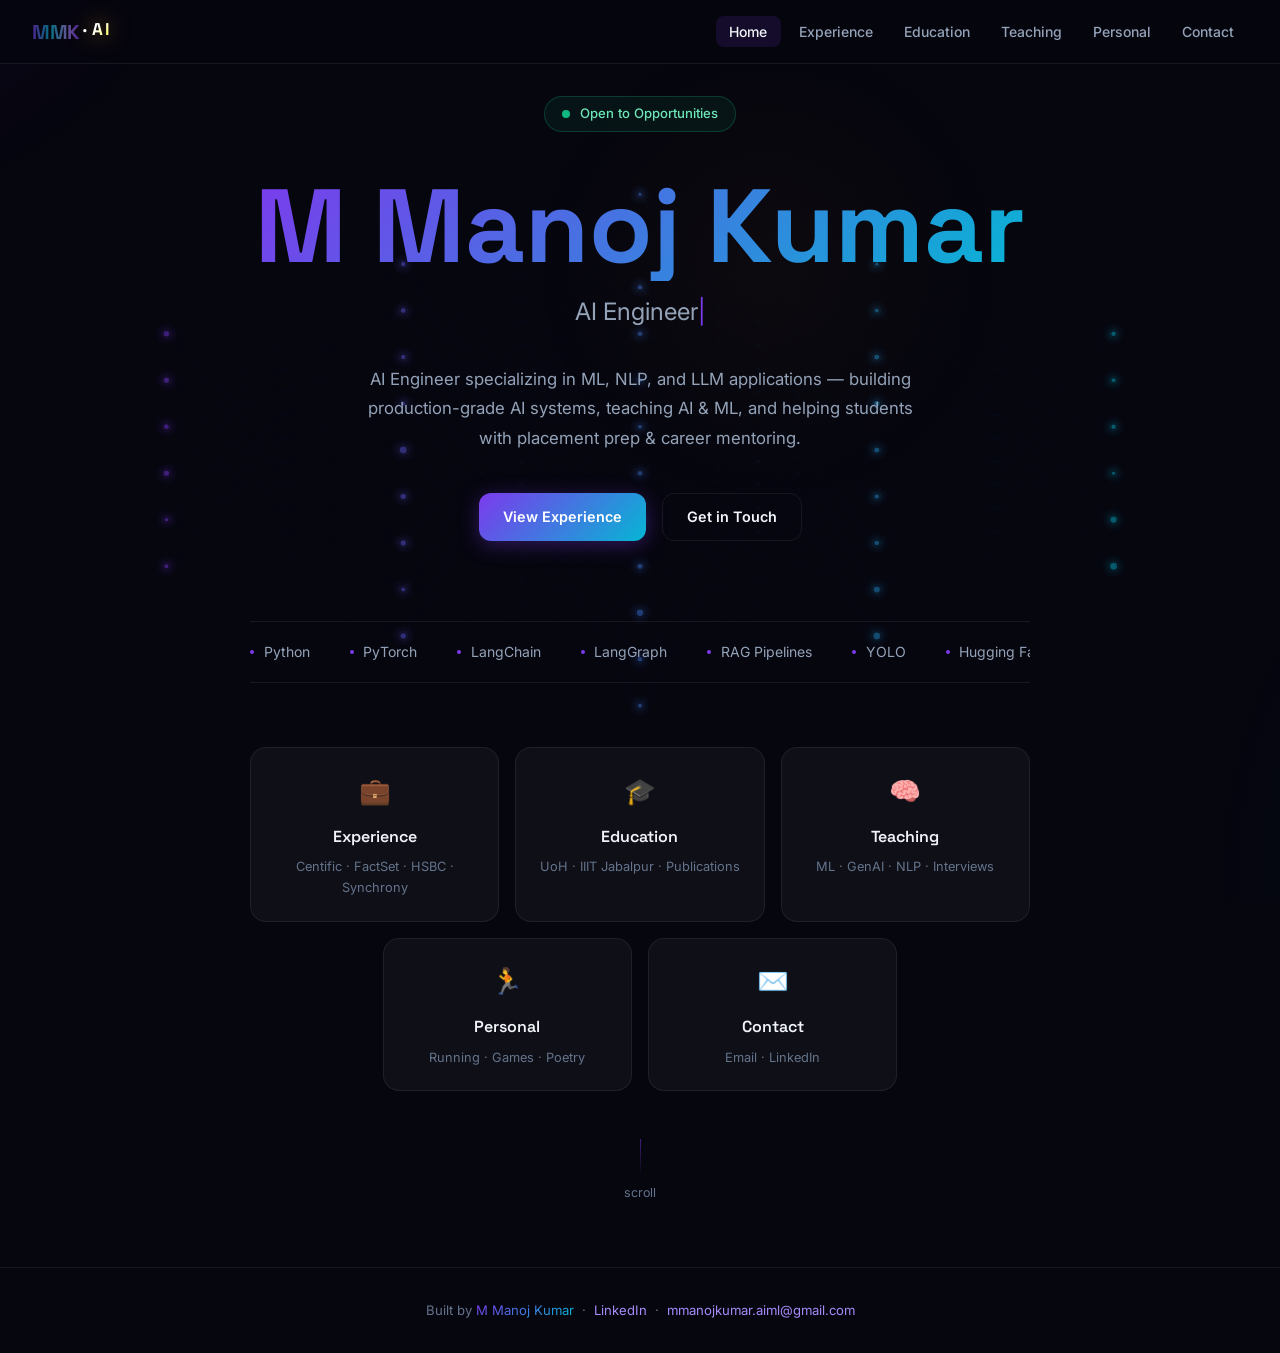
<file: index.html>
<!DOCTYPE html>
<html lang="en">
<head>
  <meta charset="UTF-8" />
  <meta name="viewport" content="width=device-width, initial-scale=1.0" />
  <title>M Manoj Kumar — AI Engineer</title>
  <meta name="description" content="AI Engineer specializing in ML, NLP, LLMs, RAG pipelines, and Agentic AI systems." />
  <meta property="og:title" content="M Manoj Kumar — AI Engineer" />
  <meta property="og:description" content="AI Engineer specializing in ML, NLP, LLMs, RAG pipelines, and Agentic AI systems." />
  <meta property="og:url" content="https://mmanojkumaraiml.github.io" />
  <link rel="preconnect" href="https://fonts.googleapis.com" />
  <link href="https://fonts.googleapis.com/css2?family=Space+Grotesk:wght@300;400;500;600;700&family=Inter:wght@300;400;500;600&display=swap" rel="stylesheet" />
  <link rel="stylesheet" href="style.css" />
</head>
<body>
  <canvas id="hero-canvas"></canvas>
  <div class="bg-mesh"></div>
  <nav id="main-nav"></nav>

  <div class="content-wrapper">
    <!-- HERO -->
    <section class="hero">
      <div class="hero-inner">

        <div class="hero-badge">
          <span class="status-dot"></span>
          Open to Opportunities
        </div>

        <h1 class="hero-name gradient-text">M Manoj Kumar</h1>

        <p class="hero-title">
          <span id="typed-text"></span><span class="typed-cursor">|</span>
        </p>

        <p class="hero-summary">
          AI Engineer specializing in ML, NLP, and LLM applications — building production-grade AI systems,
          teaching AI &amp; ML, and helping students with placement prep &amp; career mentoring.
        </p>

        <div class="hero-actions">
          <a href="experience.html" class="btn btn-primary">View Experience</a>
          <a href="contact.html"    class="btn btn-outline">Get in Touch</a>
        </div>

        <!-- Skills ticker -->
        <div class="ticker-wrap">
          <div class="ticker-track">
            <!-- First copy -->
            <span class="ticker-item"><span class="ticker-dot"></span>Python</span>
            <span class="ticker-item"><span class="ticker-dot"></span>PyTorch</span>
            <span class="ticker-item"><span class="ticker-dot"></span>LangChain</span>
            <span class="ticker-item"><span class="ticker-dot"></span>LangGraph</span>
            <span class="ticker-item"><span class="ticker-dot"></span>RAG Pipelines</span>
            <span class="ticker-item"><span class="ticker-dot"></span>YOLO</span>
            <span class="ticker-item"><span class="ticker-dot"></span>Hugging Face</span>
            <span class="ticker-item"><span class="ticker-dot"></span>LoRA / PEFT</span>
            <span class="ticker-item"><span class="ticker-dot"></span>FAISS / Pinecone</span>
            <span class="ticker-item"><span class="ticker-dot"></span>FastAPI</span>
            <span class="ticker-item"><span class="ticker-dot"></span>Docker</span>
            <span class="ticker-item"><span class="ticker-dot"></span>Azure</span>
            <span class="ticker-item"><span class="ticker-dot"></span>MLflow</span>
            <span class="ticker-item"><span class="ticker-dot"></span>NER</span>
            <span class="ticker-item"><span class="ticker-dot"></span>VLMs</span>
            <span class="ticker-item"><span class="ticker-dot"></span>Agentic AI</span>
            <!-- Duplicate for seamless loop -->
            <span class="ticker-item"><span class="ticker-dot"></span>Python</span>
            <span class="ticker-item"><span class="ticker-dot"></span>PyTorch</span>
            <span class="ticker-item"><span class="ticker-dot"></span>LangChain</span>
            <span class="ticker-item"><span class="ticker-dot"></span>LangGraph</span>
            <span class="ticker-item"><span class="ticker-dot"></span>RAG Pipelines</span>
            <span class="ticker-item"><span class="ticker-dot"></span>YOLO</span>
            <span class="ticker-item"><span class="ticker-dot"></span>Hugging Face</span>
            <span class="ticker-item"><span class="ticker-dot"></span>LoRA / PEFT</span>
            <span class="ticker-item"><span class="ticker-dot"></span>FAISS / Pinecone</span>
            <span class="ticker-item"><span class="ticker-dot"></span>FastAPI</span>
            <span class="ticker-item"><span class="ticker-dot"></span>Docker</span>
            <span class="ticker-item"><span class="ticker-dot"></span>Azure</span>
            <span class="ticker-item"><span class="ticker-dot"></span>MLflow</span>
            <span class="ticker-item"><span class="ticker-dot"></span>NER</span>
            <span class="ticker-item"><span class="ticker-dot"></span>VLMs</span>
            <span class="ticker-item"><span class="ticker-dot"></span>Agentic AI</span>
          </div>
        </div>

        <!-- Page navigation cards -->
        <div class="page-cards">
          <a href="experience.html" class="page-card">
            <div class="pc-icon">💼</div>
            <div class="pc-title">Experience</div>
            <div class="pc-desc">Centific · FactSet · HSBC · Synchrony</div>
          </a>
          <a href="education.html" class="page-card">
            <div class="pc-icon">🎓</div>
            <div class="pc-title">Education</div>
            <div class="pc-desc">UoH · IIIT Jabalpur · Publications</div>
          </a>
          <a href="teaching.html" class="page-card">
            <div class="pc-icon">🧠</div>
            <div class="pc-title">Teaching</div>
            <div class="pc-desc">ML · GenAI · NLP · Interviews</div>
          </a>
          <a href="personal.html" class="page-card">
            <div class="pc-icon">🏃</div>
            <div class="pc-title">Personal</div>
            <div class="pc-desc">Running · Games · Poetry</div>
          </a>
          <a href="contact.html" class="page-card">
            <div class="pc-icon">✉️</div>
            <div class="pc-title">Contact</div>
            <div class="pc-desc">Email · LinkedIn</div>
          </a>
        </div>

        <div class="scroll-hint">
          <div class="scroll-line"></div>
          scroll
        </div>

      </div>
    </section>
  </div>

  <footer>
    <p>
      Built by <span class="gradient-text">M Manoj Kumar</span> &nbsp;·&nbsp;
      <a href="https://linkedin.com/in/mmanojkumar-aiml" target="_blank" rel="noopener">LinkedIn</a>
      &nbsp;·&nbsp;
      <a href="mailto:mmanojkumar.aiml@gmail.com">mmanojkumar.aiml@gmail.com</a>
    </p>
  </footer>

  <script src="main.js"></script>
</body>
</html>
</file>
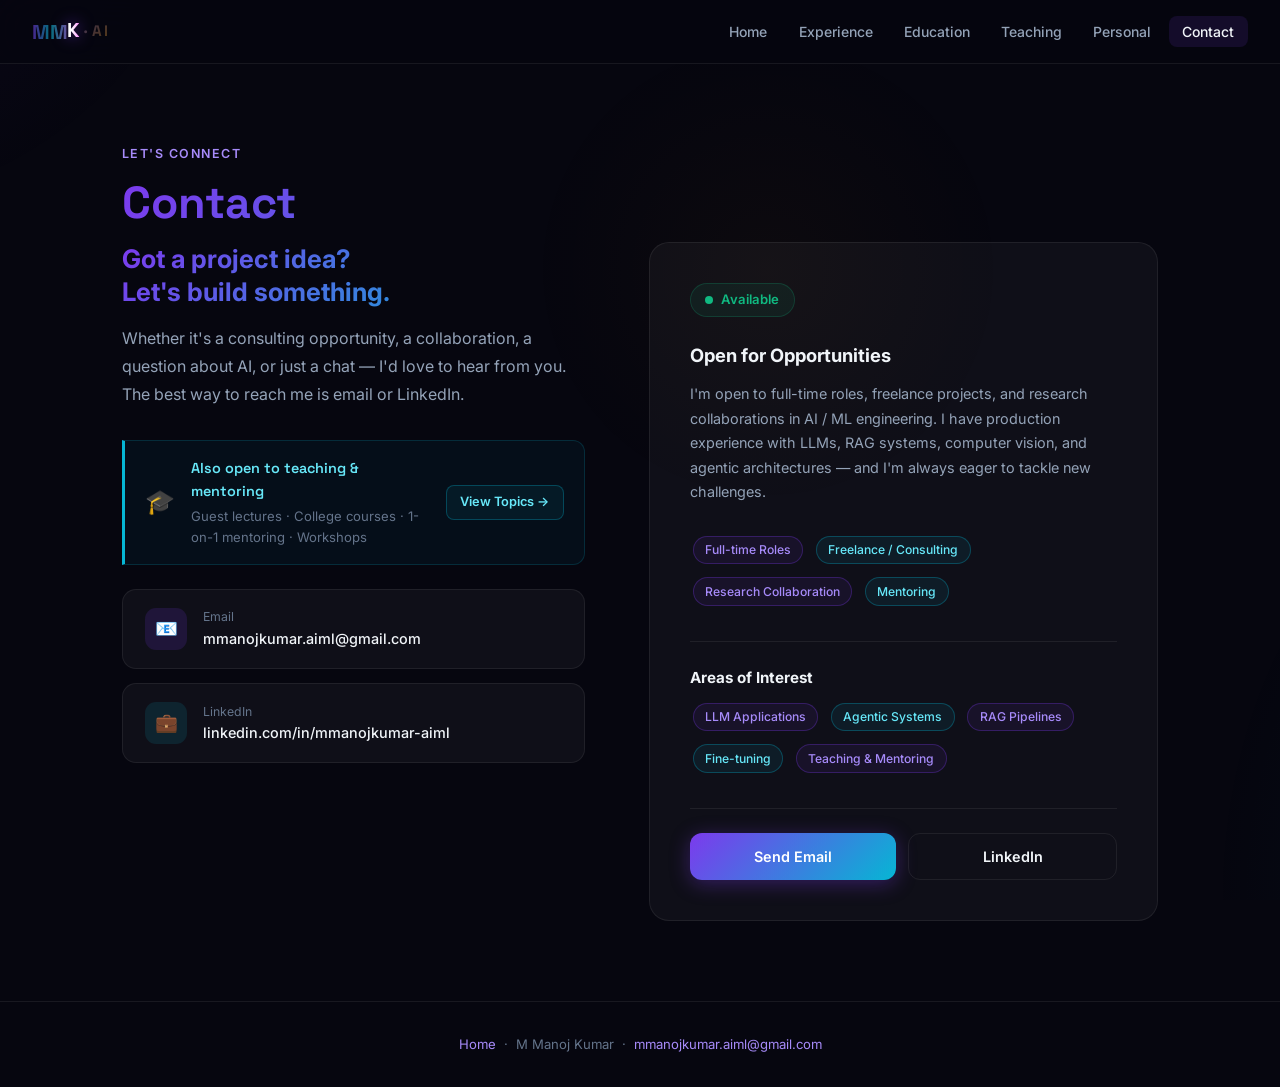
<file: contact.html>
<!DOCTYPE html>
<html lang="en">
<head>
  <meta charset="UTF-8" />
  <meta name="viewport" content="width=device-width, initial-scale=1.0" />
  <title>Contact — M Manoj Kumar</title>
  <link rel="preconnect" href="https://fonts.googleapis.com" />
  <link href="https://fonts.googleapis.com/css2?family=Space+Grotesk:wght@300;400;500;600;700&family=Inter:wght@300;400;500;600&display=swap" rel="stylesheet" />
  <link rel="stylesheet" href="style.css" />
</head>
<body>
  <div class="bg-mesh"></div>
  <nav id="main-nav"></nav>

  <div class="content-wrapper page">
    <div class="section">

      <span class="section-label reveal">Let's Connect</span>
      <h1 class="section-title reveal">Contact</h1>

      <div class="contact-layout">

        <!-- Left: intro + direct links -->
        <div>
          <p class="contact-tagline reveal gradient-text">Got a project idea?<br>Let's build something.</p>
          <p class="contact-intro reveal">
            Whether it's a consulting opportunity, a collaboration, a question about AI,
            or just a chat — I'd love to hear from you.
            The best way to reach me is email or LinkedIn.
          </p>

          <!-- Teaching CTA strip -->
          <div class="reveal" style="
            display:flex; align-items:center; gap:1rem;
            padding:1rem 1.25rem; margin-bottom:1.5rem;
            background:rgba(6,182,212,0.05);
            border:1px solid rgba(6,182,212,0.18);
            border-left:3px solid var(--cyan);
            border-radius:0 12px 12px 0;
          ">
            <span style="font-size:1.5rem;flex-shrink:0;">🎓</span>
            <div style="flex:1;">
              <div style="font-family:'Space Grotesk',sans-serif;font-weight:600;font-size:0.9rem;color:var(--cyan-light);">
                Also open to teaching &amp; mentoring
              </div>
              <div style="font-size:0.82rem;color:var(--text-muted);margin-top:0.15rem;">
                Guest lectures · College courses · 1-on-1 mentoring · Workshops
              </div>
            </div>
            <a href="teaching.html" style="
              font-size:0.8rem;font-weight:600;color:var(--cyan-light);
              text-decoration:none;white-space:nowrap;
              padding:0.4rem 0.85rem;border-radius:8px;
              border:1px solid rgba(6,182,212,0.3);
              background:rgba(6,182,212,0.07);
              transition:all 0.2s;
            ">View Topics →</a>
          </div>

          <div class="contact-methods">

            <a href="mailto:mmanojkumar.aiml@gmail.com" class="contact-link reveal">
              <div class="contact-link-icon purple">📧</div>
              <div>
                <div class="contact-link-label">Email</div>
                <div class="contact-link-value">mmanojkumar.aiml@gmail.com</div>
              </div>
            </a>

            <a href="https://linkedin.com/in/mmanojkumar-aiml" target="_blank" rel="noopener" class="contact-link reveal">
              <div class="contact-link-icon blue">💼</div>
              <div>
                <div class="contact-link-label">LinkedIn</div>
                <div class="contact-link-value">linkedin.com/in/mmanojkumar-aiml</div>
              </div>
            </a>

          </div>
        </div>

        <!-- Right: availability card -->
        <div class="availability-card reveal">

          <div class="avail-status">
            <span class="status-dot"></span>
            Available
          </div>

          <div class="avail-title">Open for Opportunities</div>
          <p class="avail-body">
            I'm open to full-time roles, freelance projects, and research collaborations in
            AI / ML engineering. I have production experience with LLMs, RAG systems, computer vision,
            and agentic architectures — and I'm always eager to tackle new challenges.
          </p>

          <div class="avail-tags">
            <span class="tag">Full-time Roles</span>
            <span class="tag cyan">Freelance / Consulting</span>
            <span class="tag">Research Collaboration</span>
            <span class="tag cyan">Mentoring</span>
          </div>

          <div class="avail-divider"></div>

          <div class="avail-title" style="font-size:0.95rem;margin-bottom:0.6rem;">Areas of Interest</div>
          <div class="avail-tags">
            <span class="tag">LLM Applications</span>
            <span class="tag cyan">Agentic Systems</span>
            <span class="tag">RAG Pipelines</span>
            <span class="tag cyan">Fine-tuning</span>
            <span class="tag">Teaching &amp; Mentoring</span>
          </div>

          <div class="avail-divider"></div>

          <div style="display:flex;gap:0.75rem;flex-wrap:wrap;">
            <a href="mailto:mmanojkumar.aiml@gmail.com" class="btn btn-primary" style="flex:1;justify-content:center;">
              Send Email
            </a>
            <a href="https://linkedin.com/in/mmanojkumar-aiml" target="_blank" rel="noopener"
               class="btn btn-outline" style="flex:1;justify-content:center;">
              LinkedIn
            </a>
          </div>

        </div>

      </div><!-- /contact-layout -->

    </div>
  </div>

  <footer>
    <p>
      <a href="index.html">Home</a> &nbsp;·&nbsp;
      M Manoj Kumar &nbsp;·&nbsp;
      <a href="mailto:mmanojkumar.aiml@gmail.com">mmanojkumar.aiml@gmail.com</a>
    </p>
  </footer>

  <script src="main.js"></script>
</body>
</html>
</file>
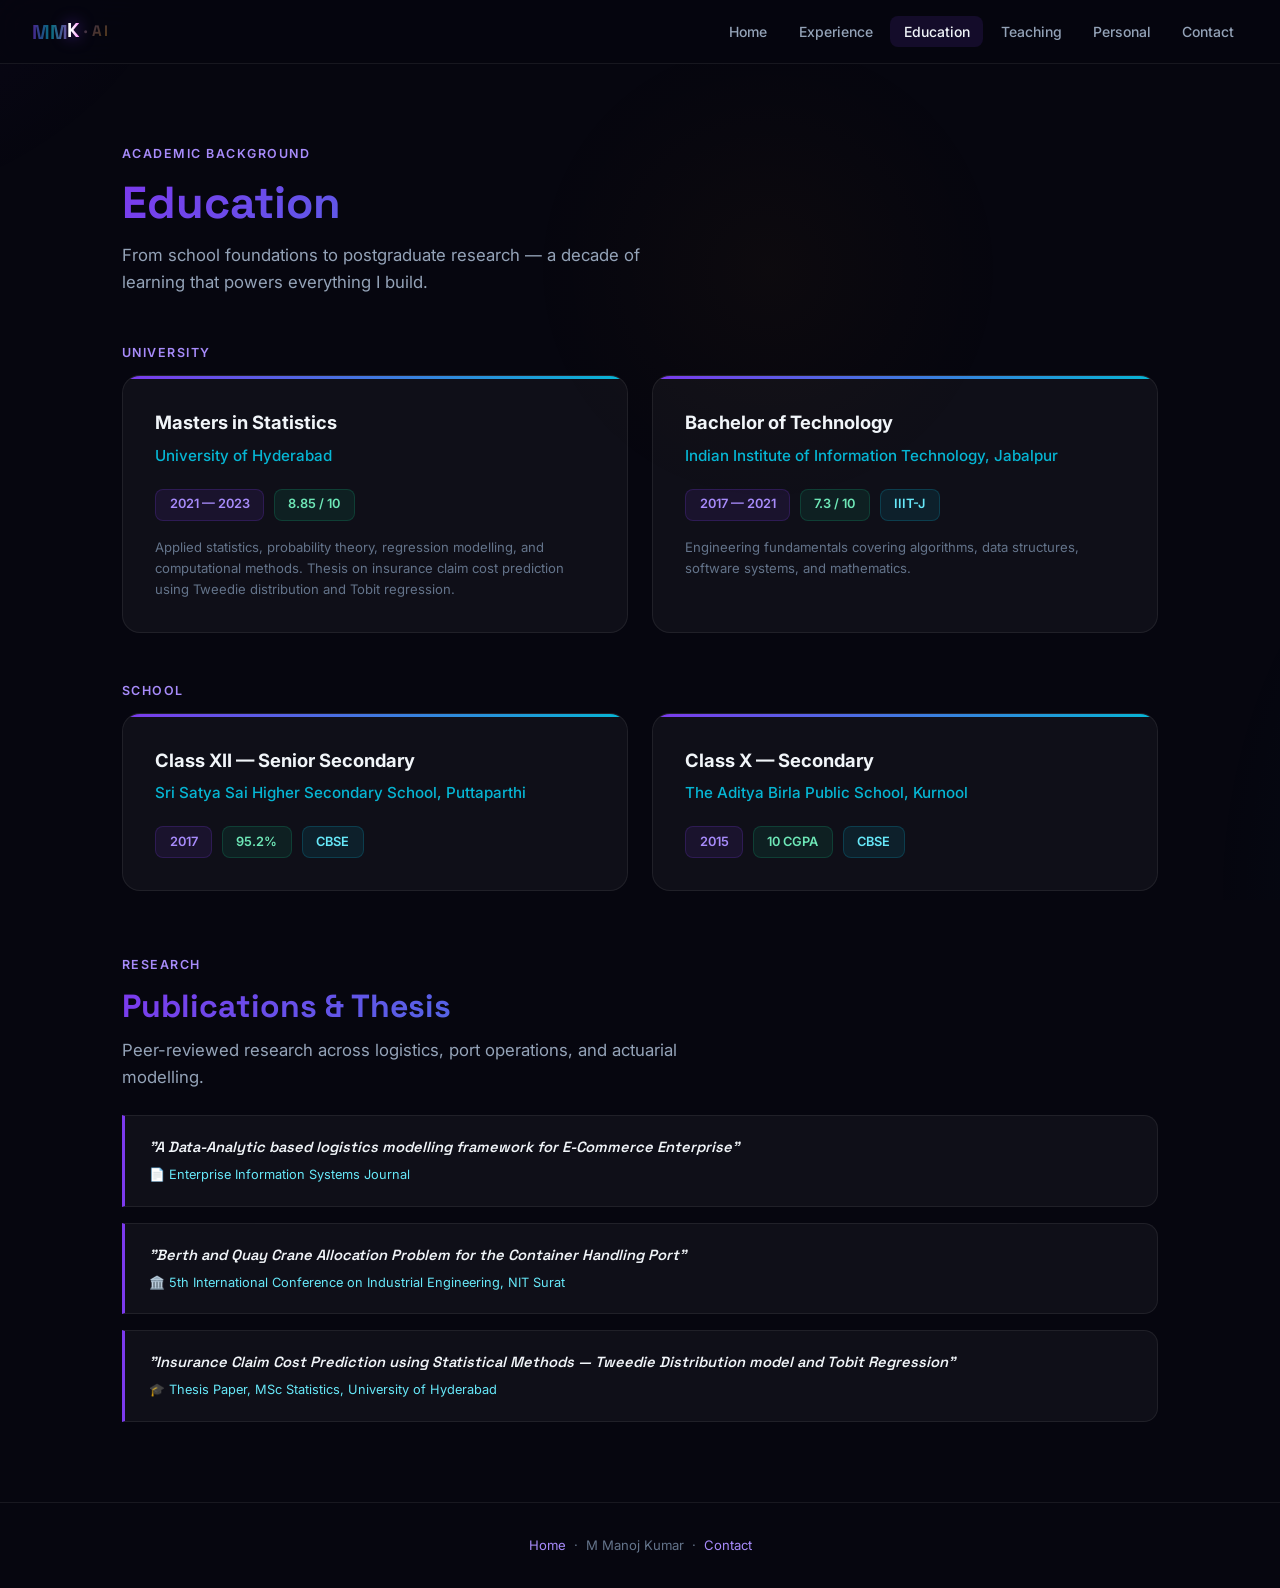
<file: education.html>
<!DOCTYPE html>
<html lang="en">
<head>
  <meta charset="UTF-8" />
  <meta name="viewport" content="width=device-width, initial-scale=1.0" />
  <title>Education — M Manoj Kumar</title>
  <link rel="preconnect" href="https://fonts.googleapis.com" />
  <link href="https://fonts.googleapis.com/css2?family=Space+Grotesk:wght@300;400;500;600;700&family=Inter:wght@300;400;500;600&display=swap" rel="stylesheet" />
  <link rel="stylesheet" href="style.css" />
</head>
<body>
  <div class="bg-mesh"></div>
  <nav id="main-nav"></nav>

  <div class="content-wrapper page">
    <div class="section">

      <span class="section-label reveal">Academic Background</span>
      <h1 class="section-title reveal">Education</h1>
      <p class="section-body reveal">
        From school foundations to postgraduate research — a decade of learning that powers everything I build.
      </p>

      <!-- University -->
      <span class="section-label reveal" style="margin-top:0;">University</span>
      <div class="edu-grid" style="margin-bottom:3rem;">

        <div class="edu-card reveal">
          <div class="edu-degree">Masters in Statistics</div>
          <div class="edu-school">University of Hyderabad</div>
          <div class="edu-badges">
            <span class="edu-badge badge-year">2021 — 2023</span>
            <span class="edu-badge badge-gpa">8.85 / 10</span>
          </div>
          <p style="color:var(--text-muted);font-size:0.82rem;margin-top:1rem;line-height:1.6;">
            Applied statistics, probability theory, regression modelling, and computational methods.
            Thesis on insurance claim cost prediction using Tweedie distribution and Tobit regression.
          </p>
        </div>

        <div class="edu-card reveal">
          <div class="edu-degree">Bachelor of Technology</div>
          <div class="edu-school">Indian Institute of Information Technology, Jabalpur</div>
          <div class="edu-badges">
            <span class="edu-badge badge-year">2017 — 2021</span>
            <span class="edu-badge badge-gpa">7.3 / 10</span>
            <span class="edu-badge badge-board">IIIT-J</span>
          </div>
          <p style="color:var(--text-muted);font-size:0.82rem;margin-top:1rem;line-height:1.6;">
            Engineering fundamentals covering algorithms, data structures, software systems, and mathematics.
          </p>
        </div>

      </div>

      <!-- School -->
      <span class="section-label reveal">School</span>
      <div class="edu-grid" style="margin-bottom:4rem;">

        <div class="edu-card reveal">
          <div class="edu-degree">Class XII — Senior Secondary</div>
          <div class="edu-school">Sri Satya Sai Higher Secondary School, Puttaparthi</div>
          <div class="edu-badges">
            <span class="edu-badge badge-year">2017</span>
            <span class="edu-badge badge-gpa">95.2%</span>
            <span class="edu-badge badge-board">CBSE</span>
          </div>
        </div>

        <div class="edu-card reveal">
          <div class="edu-degree">Class X — Secondary</div>
          <div class="edu-school">The Aditya Birla Public School, Kurnool</div>
          <div class="edu-badges">
            <span class="edu-badge badge-year">2015</span>
            <span class="edu-badge badge-gpa">10 CGPA</span>
            <span class="edu-badge badge-board">CBSE</span>
          </div>
        </div>

      </div>

      <!-- Publications -->
      <span class="section-label reveal">Research</span>
      <h2 class="section-title reveal" style="font-size:2rem;">Publications &amp; Thesis</h2>
      <p class="section-body reveal" style="margin-bottom:1.5rem;">
        Peer-reviewed research across logistics, port operations, and actuarial modelling.
      </p>

      <div class="pub-list" style="margin-bottom:0;">

        <div class="pub-card reveal">
          <div class="pub-title">"A Data-Analytic based logistics modelling framework for E-Commerce Enterprise"</div>
          <div class="pub-venue">📄 Enterprise Information Systems Journal</div>
        </div>

        <div class="pub-card reveal">
          <div class="pub-title">"Berth and Quay Crane Allocation Problem for the Container Handling Port"</div>
          <div class="pub-venue">🏛️ 5th International Conference on Industrial Engineering, NIT Surat</div>
        </div>

        <div class="pub-card reveal">
          <div class="pub-title">"Insurance Claim Cost Prediction using Statistical Methods — Tweedie Distribution model and Tobit Regression"</div>
          <div class="pub-venue">🎓 Thesis Paper, MSc Statistics, University of Hyderabad</div>
        </div>

      </div>

    </div>
  </div>

  <footer>
    <p>
      <a href="index.html">Home</a> &nbsp;·&nbsp;
      M Manoj Kumar &nbsp;·&nbsp;
      <a href="contact.html">Contact</a>
    </p>
  </footer>

  <script src="main.js"></script>
</body>
</html>
</file>
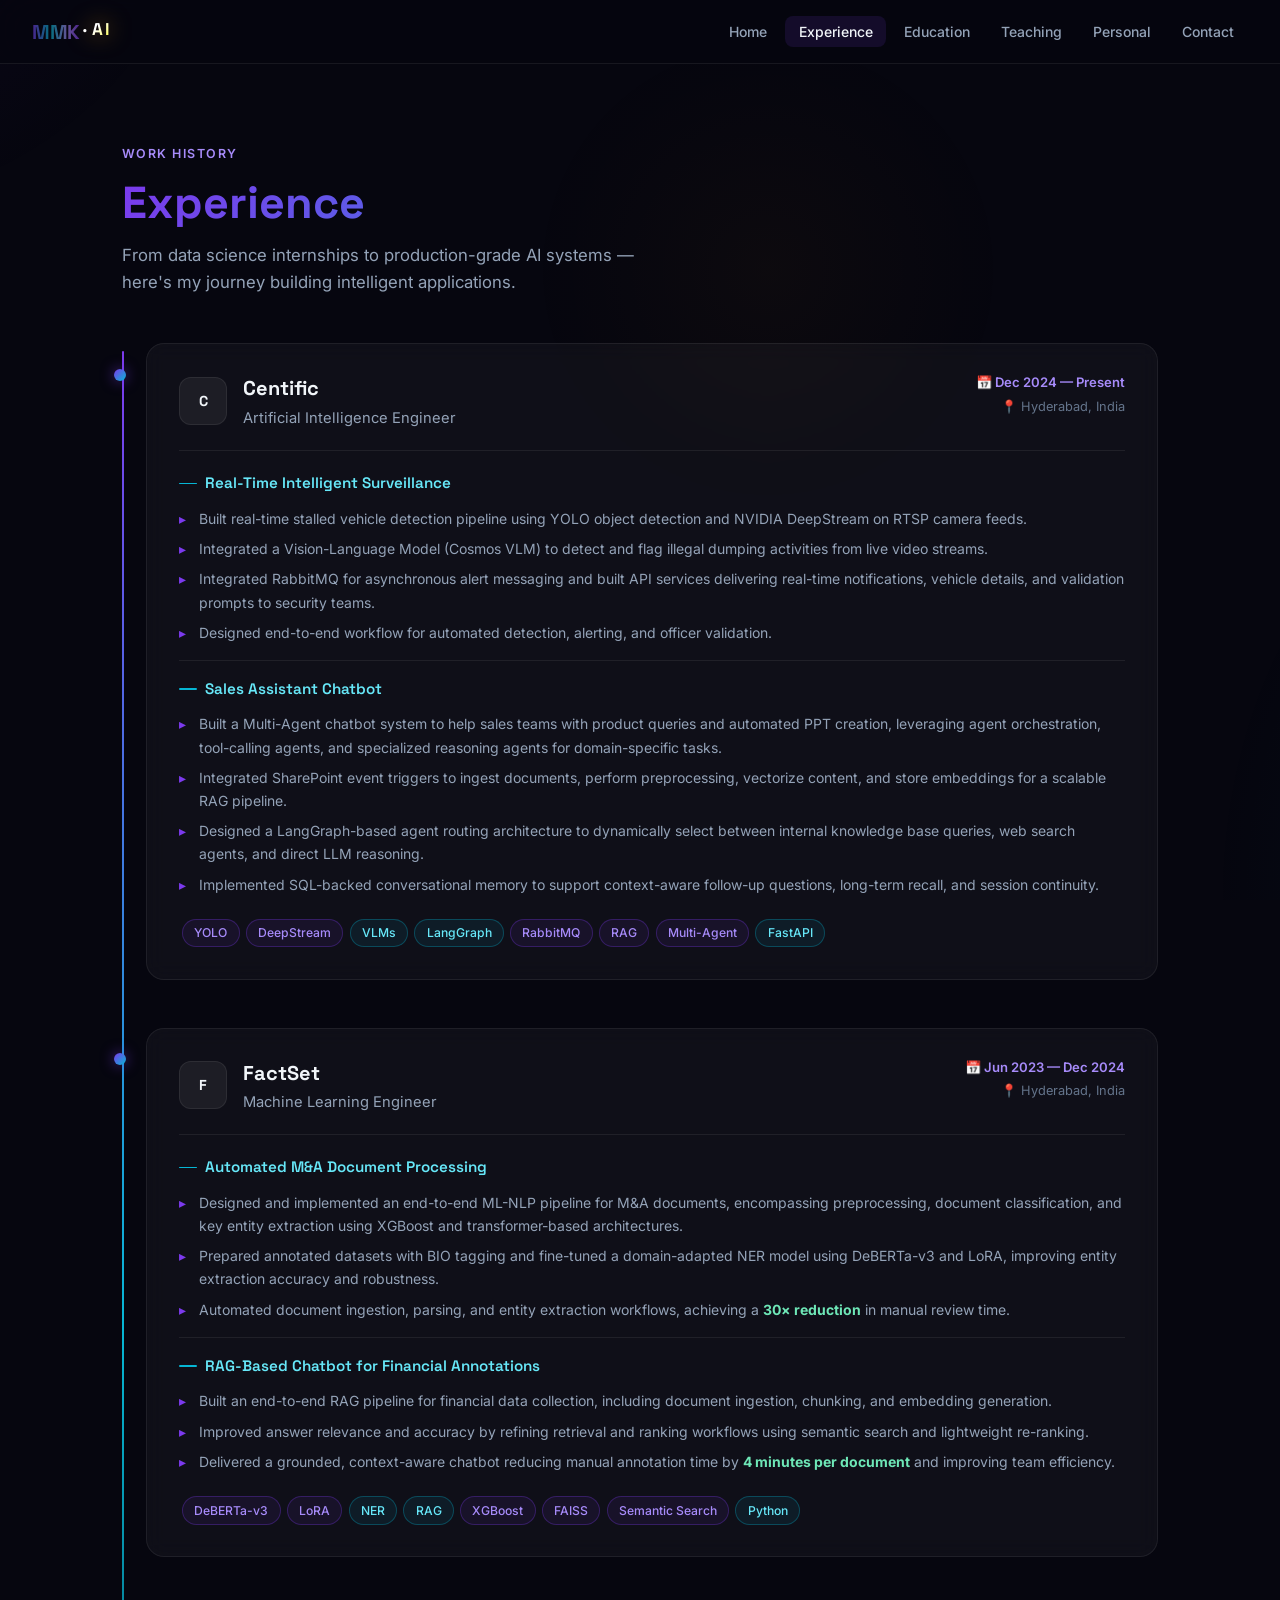
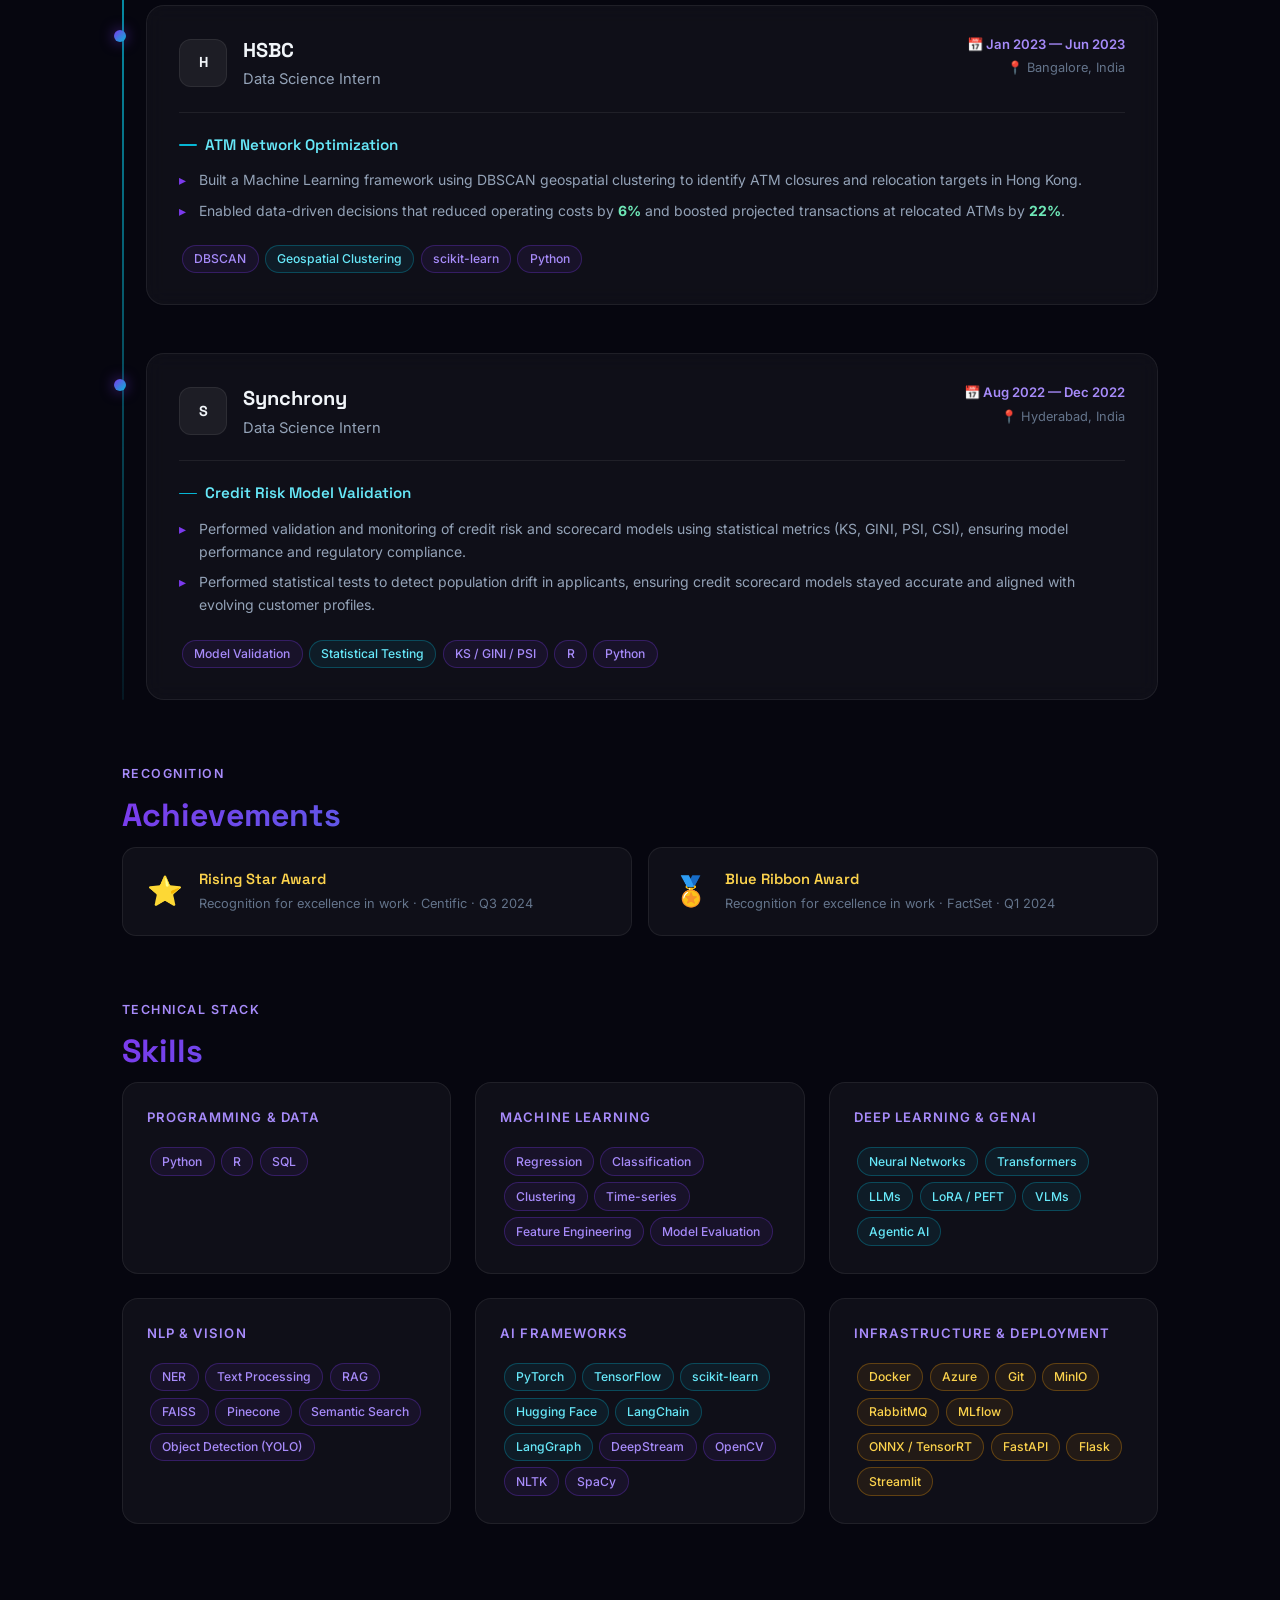
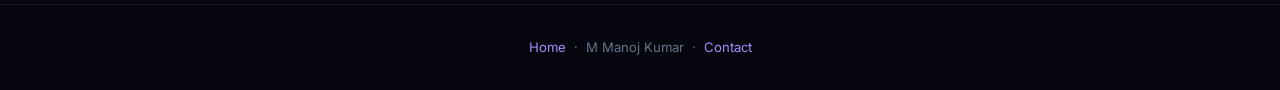
<file: experience.html>
<!DOCTYPE html>
<html lang="en">
<head>
  <meta charset="UTF-8" />
  <meta name="viewport" content="width=device-width, initial-scale=1.0" />
  <title>Experience — M Manoj Kumar</title>
  <link rel="preconnect" href="https://fonts.googleapis.com" />
  <link href="https://fonts.googleapis.com/css2?family=Space+Grotesk:wght@300;400;500;600;700&family=Inter:wght@300;400;500;600&display=swap" rel="stylesheet" />
  <link rel="stylesheet" href="style.css" />
</head>
<body>
  <div class="bg-mesh"></div>
  <nav id="main-nav"></nav>

  <div class="content-wrapper page">
    <div class="section">

      <span class="section-label reveal">Work History</span>
      <h1 class="section-title reveal">Experience</h1>
      <p class="section-body reveal">
        From data science internships to production-grade AI systems — here's my journey building intelligent applications.
      </p>

      <div class="timeline">

        <!-- ── Centific ──────────────────────────────────────── -->
        <div class="tl-item reveal">
          <div class="tl-dot"></div>
          <div class="company-card">
            <div class="company-header">
              <div class="company-left">
                <div class="company-logo">
                  <img
                    src="https://logo.clearbit.com/centific.com"
                    alt="Centific"
                    onerror="this.parentElement.innerHTML='<span class=\'company-logo-text\'>C</span>'"
                  />
                </div>
                <div>
                  <a href="https://centific.com" target="_blank" rel="noopener" class="company-name">Centific</a>
                  <div class="company-role">Artificial Intelligence Engineer</div>
                </div>
              </div>
              <div class="company-meta">
                <div class="company-duration">📅 Dec 2024 — Present</div>
                <div class="company-location">📍 Hyderabad, India</div>
              </div>
            </div>

            <div class="project-group">
              <div class="project-name">Real-Time Intelligent Surveillance</div>
              <ul class="bullets">
                <li>Built real-time stalled vehicle detection pipeline using YOLO object detection and NVIDIA DeepStream on RTSP camera feeds.</li>
                <li>Integrated a Vision-Language Model (Cosmos VLM) to detect and flag illegal dumping activities from live video streams.</li>
                <li>Integrated RabbitMQ for asynchronous alert messaging and built API services delivering real-time notifications, vehicle details, and validation prompts to security teams.</li>
                <li>Designed end-to-end workflow for automated detection, alerting, and officer validation.</li>
              </ul>
            </div>

            <div class="project-group">
              <div class="project-name">Sales Assistant Chatbot</div>
              <ul class="bullets">
                <li>Built a Multi-Agent chatbot system to help sales teams with product queries and automated PPT creation, leveraging agent orchestration, tool-calling agents, and specialized reasoning agents for domain-specific tasks.</li>
                <li>Integrated SharePoint event triggers to ingest documents, perform preprocessing, vectorize content, and store embeddings for a scalable RAG pipeline.</li>
                <li>Designed a LangGraph-based agent routing architecture to dynamically select between internal knowledge base queries, web search agents, and direct LLM reasoning.</li>
                <li>Implemented SQL-backed conversational memory to support context-aware follow-up questions, long-term recall, and session continuity.</li>
              </ul>
            </div>

            <div style="margin-top:1.25rem;display:flex;flex-wrap:wrap;">
              <span class="tag">YOLO</span><span class="tag">DeepStream</span><span class="tag cyan">VLMs</span>
              <span class="tag cyan">LangGraph</span><span class="tag">RabbitMQ</span><span class="tag">RAG</span>
              <span class="tag">Multi-Agent</span><span class="tag cyan">FastAPI</span>
            </div>
          </div>
        </div>

        <!-- ── FactSet ─────────────────────────────────────────── -->
        <div class="tl-item reveal">
          <div class="tl-dot"></div>
          <div class="company-card">
            <div class="company-header">
              <div class="company-left">
                <div class="company-logo">
                  <img
                    src="https://logo.clearbit.com/factset.com"
                    alt="FactSet"
                    onerror="this.parentElement.innerHTML='<span class=\'company-logo-text\'>F</span>'"
                  />
                </div>
                <div>
                  <a href="https://factset.com" target="_blank" rel="noopener" class="company-name">FactSet</a>
                  <div class="company-role">Machine Learning Engineer</div>
                </div>
              </div>
              <div class="company-meta">
                <div class="company-duration">📅 Jun 2023 — Dec 2024</div>
                <div class="company-location">📍 Hyderabad, India</div>
              </div>
            </div>

            <div class="project-group">
              <div class="project-name">Automated M&amp;A Document Processing</div>
              <ul class="bullets">
                <li>Designed and implemented an end-to-end ML-NLP pipeline for M&amp;A documents, encompassing preprocessing, document classification, and key entity extraction using XGBoost and transformer-based architectures.</li>
                <li>Prepared annotated datasets with BIO tagging and fine-tuned a domain-adapted NER model using DeBERTa-v3 and LoRA, improving entity extraction accuracy and robustness.</li>
                <li>Automated document ingestion, parsing, and entity extraction workflows, achieving a <strong style="color:#6ee7b7">30× reduction</strong> in manual review time.</li>
              </ul>
            </div>

            <div class="project-group">
              <div class="project-name">RAG-Based Chatbot for Financial Annotations</div>
              <ul class="bullets">
                <li>Built an end-to-end RAG pipeline for financial data collection, including document ingestion, chunking, and embedding generation.</li>
                <li>Improved answer relevance and accuracy by refining retrieval and ranking workflows using semantic search and lightweight re-ranking.</li>
                <li>Delivered a grounded, context-aware chatbot reducing manual annotation time by <strong style="color:#6ee7b7">4 minutes per document</strong> and improving team efficiency.</li>
              </ul>
            </div>

            <div style="margin-top:1.25rem;display:flex;flex-wrap:wrap;">
              <span class="tag">DeBERTa-v3</span><span class="tag">LoRA</span><span class="tag cyan">NER</span>
              <span class="tag cyan">RAG</span><span class="tag">XGBoost</span><span class="tag">FAISS</span>
              <span class="tag">Semantic Search</span><span class="tag cyan">Python</span>
            </div>
          </div>
        </div>

        <!-- ── HSBC ───────────────────────────────────────────── -->
        <div class="tl-item reveal">
          <div class="tl-dot"></div>
          <div class="company-card">
            <div class="company-header">
              <div class="company-left">
                <div class="company-logo">
                  <img
                    src="https://logo.clearbit.com/hsbc.com"
                    alt="HSBC"
                    onerror="this.parentElement.innerHTML='<span class=\'company-logo-text\'>H</span>'"
                  />
                </div>
                <div>
                  <a href="https://hsbc.com" target="_blank" rel="noopener" class="company-name">HSBC</a>
                  <div class="company-role">Data Science Intern</div>
                </div>
              </div>
              <div class="company-meta">
                <div class="company-duration">📅 Jan 2023 — Jun 2023</div>
                <div class="company-location">📍 Bangalore, India</div>
              </div>
            </div>

            <div class="project-group">
              <div class="project-name">ATM Network Optimization</div>
              <ul class="bullets">
                <li>Built a Machine Learning framework using DBSCAN geospatial clustering to identify ATM closures and relocation targets in Hong Kong.</li>
                <li>Enabled data-driven decisions that reduced operating costs by <strong style="color:#6ee7b7">6%</strong> and boosted projected transactions at relocated ATMs by <strong style="color:#6ee7b7">22%</strong>.</li>
              </ul>
            </div>

            <div style="margin-top:1.25rem;display:flex;flex-wrap:wrap;">
              <span class="tag">DBSCAN</span><span class="tag cyan">Geospatial Clustering</span>
              <span class="tag">scikit-learn</span><span class="tag">Python</span>
            </div>
          </div>
        </div>

        <!-- ── Synchrony ──────────────────────────────────────── -->
        <div class="tl-item reveal">
          <div class="tl-dot"></div>
          <div class="company-card">
            <div class="company-header">
              <div class="company-left">
                <div class="company-logo">
                  <img
                    src="https://logo.clearbit.com/synchrony.com"
                    alt="Synchrony"
                    onerror="this.parentElement.innerHTML='<span class=\'company-logo-text\'>S</span>'"
                  />
                </div>
                <div>
                  <a href="https://synchrony.com" target="_blank" rel="noopener" class="company-name">Synchrony</a>
                  <div class="company-role">Data Science Intern</div>
                </div>
              </div>
              <div class="company-meta">
                <div class="company-duration">📅 Aug 2022 — Dec 2022</div>
                <div class="company-location">📍 Hyderabad, India</div>
              </div>
            </div>

            <div class="project-group">
              <div class="project-name">Credit Risk Model Validation</div>
              <ul class="bullets">
                <li>Performed validation and monitoring of credit risk and scorecard models using statistical metrics (KS, GINI, PSI, CSI), ensuring model performance and regulatory compliance.</li>
                <li>Performed statistical tests to detect population drift in applicants, ensuring credit scorecard models stayed accurate and aligned with evolving customer profiles.</li>
              </ul>
            </div>

            <div style="margin-top:1.25rem;display:flex;flex-wrap:wrap;">
              <span class="tag">Model Validation</span><span class="tag cyan">Statistical Testing</span>
              <span class="tag">KS / GINI / PSI</span><span class="tag">R</span><span class="tag">Python</span>
            </div>
          </div>
        </div>

      </div><!-- /timeline -->

      <!-- Achievements -->
      <div style="margin-top:4rem;">
        <span class="section-label reveal">Recognition</span>
        <h2 class="section-title reveal" style="font-size:2rem;">Achievements</h2>
        <div class="ach-grid" style="margin-bottom:4rem;">
          <div class="ach-card reveal">
            <div class="ach-icon">⭐</div>
            <div>
              <div class="ach-name">Rising Star Award</div>
              <div class="ach-detail">Recognition for excellence in work · Centific · Q3 2024</div>
            </div>
          </div>
          <div class="ach-card reveal">
            <div class="ach-icon">🏅</div>
            <div>
              <div class="ach-name">Blue Ribbon Award</div>
              <div class="ach-detail">Recognition for excellence in work · FactSet · Q1 2024</div>
            </div>
          </div>
        </div>
      </div>

      <!-- Skills -->
      <span class="section-label reveal">Technical Stack</span>
      <h2 class="section-title reveal" style="font-size:2rem;">Skills</h2>

      <div class="skills-groups">

        <div class="skill-group reveal">
          <div class="skill-group-title">Programming &amp; Data</div>
          <div class="skill-tags">
            <span class="tag">Python</span><span class="tag">R</span><span class="tag">SQL</span>
          </div>
        </div>

        <div class="skill-group reveal">
          <div class="skill-group-title">Machine Learning</div>
          <div class="skill-tags">
            <span class="tag">Regression</span><span class="tag">Classification</span>
            <span class="tag">Clustering</span><span class="tag">Time-series</span>
            <span class="tag">Feature Engineering</span><span class="tag">Model Evaluation</span>
          </div>
        </div>

        <div class="skill-group reveal">
          <div class="skill-group-title">Deep Learning &amp; GenAI</div>
          <div class="skill-tags">
            <span class="tag cyan">Neural Networks</span><span class="tag cyan">Transformers</span>
            <span class="tag cyan">LLMs</span><span class="tag cyan">LoRA / PEFT</span>
            <span class="tag cyan">VLMs</span><span class="tag cyan">Agentic AI</span>
          </div>
        </div>

        <div class="skill-group reveal">
          <div class="skill-group-title">NLP &amp; Vision</div>
          <div class="skill-tags">
            <span class="tag">NER</span><span class="tag">Text Processing</span>
            <span class="tag">RAG</span><span class="tag">FAISS</span>
            <span class="tag">Pinecone</span><span class="tag">Semantic Search</span>
            <span class="tag">Object Detection (YOLO)</span>
          </div>
        </div>

        <div class="skill-group reveal">
          <div class="skill-group-title">AI Frameworks</div>
          <div class="skill-tags">
            <span class="tag cyan">PyTorch</span><span class="tag cyan">TensorFlow</span>
            <span class="tag cyan">scikit-learn</span><span class="tag cyan">Hugging Face</span>
            <span class="tag cyan">LangChain</span><span class="tag cyan">LangGraph</span>
            <span class="tag">DeepStream</span><span class="tag">OpenCV</span>
            <span class="tag">NLTK</span><span class="tag">SpaCy</span>
          </div>
        </div>

        <div class="skill-group reveal">
          <div class="skill-group-title">Infrastructure &amp; Deployment</div>
          <div class="skill-tags">
            <span class="tag amber">Docker</span><span class="tag amber">Azure</span>
            <span class="tag amber">Git</span><span class="tag amber">MinIO</span>
            <span class="tag amber">RabbitMQ</span><span class="tag amber">MLflow</span>
            <span class="tag amber">ONNX / TensorRT</span>
            <span class="tag amber">FastAPI</span><span class="tag amber">Flask</span>
            <span class="tag amber">Streamlit</span>
          </div>
        </div>

      </div>

    </div><!-- /section -->
  </div>

  <footer>
    <p>
      <a href="index.html">Home</a> &nbsp;·&nbsp;
      M Manoj Kumar &nbsp;·&nbsp;
      <a href="contact.html">Contact</a>
    </p>
  </footer>

  <script src="main.js"></script>
</body>
</html>
</file>
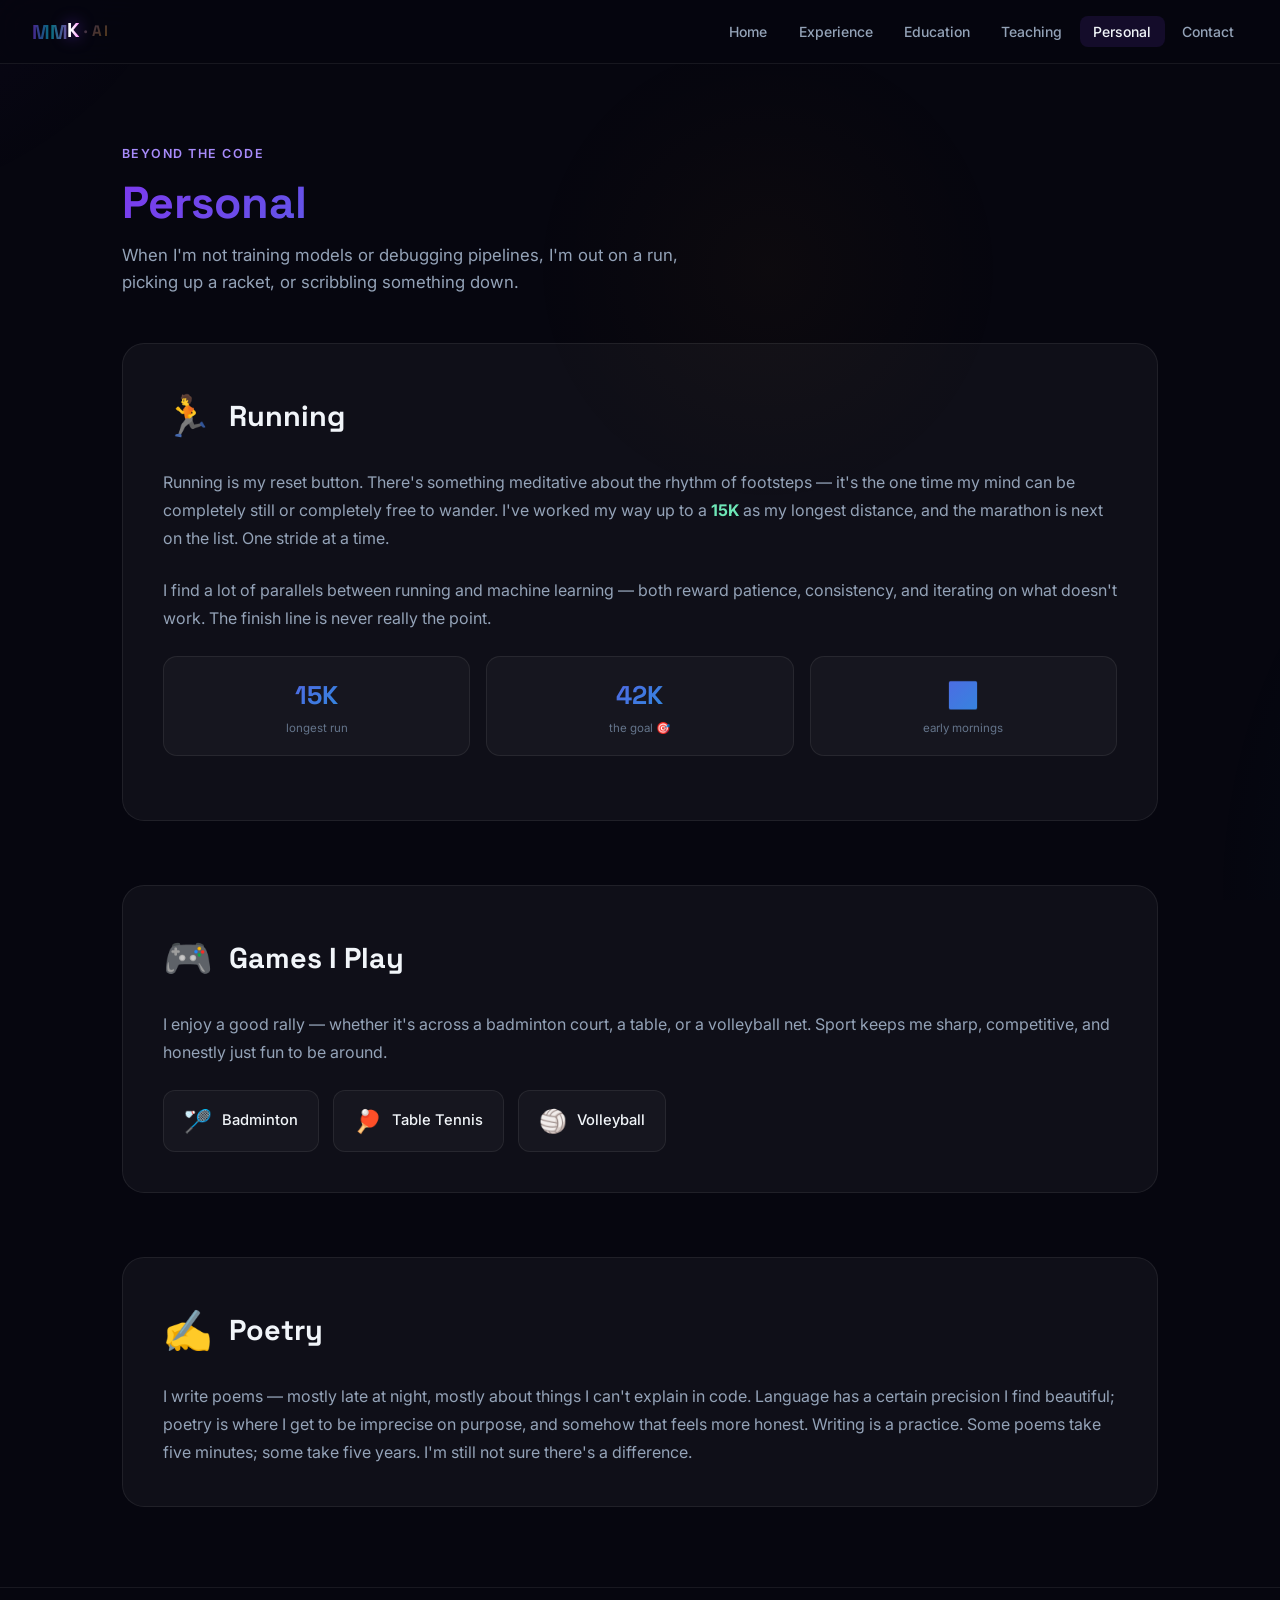
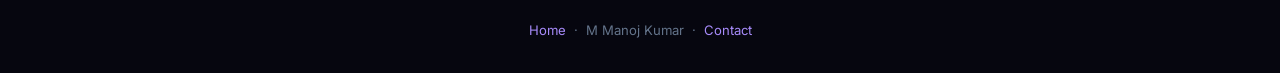
<file: personal.html>
<!DOCTYPE html>
<html lang="en">
<head>
  <meta charset="UTF-8" />
  <meta name="viewport" content="width=device-width, initial-scale=1.0" />
  <title>Personal — M Manoj Kumar</title>
  <link rel="preconnect" href="https://fonts.googleapis.com" />
  <link href="https://fonts.googleapis.com/css2?family=Space+Grotesk:wght@300;400;500;600;700&family=Inter:wght@300;400;500;600&display=swap" rel="stylesheet" />
  <link rel="stylesheet" href="style.css" />
</head>
<body>
  <div class="bg-mesh"></div>
  <nav id="main-nav"></nav>

  <div class="content-wrapper page">
    <div class="section">

      <span class="section-label reveal">Beyond the Code</span>
      <h1 class="section-title reveal">Personal</h1>
      <p class="section-body reveal">
        When I'm not training models or debugging pipelines, I'm out on a run,
        picking up a racket, or scribbling something down.
      </p>

      <div class="personal-sections">

        <!-- Running -->
        <div class="hobby-card reveal">
          <div class="hobby-header">
            <div class="hobby-emoji">🏃</div>
            <h2 class="hobby-title">Running</h2>
          </div>

          <p class="running-body">
            Running is my reset button. There's something meditative about the rhythm of footsteps —
            it's the one time my mind can be completely still or completely free to wander.
            I've worked my way up to a <strong style="color:#6ee7b7;">15K</strong> as my longest distance,
            and the marathon is next on the list. One stride at a time.
          </p>

          <p class="running-body">
            I find a lot of parallels between running and machine learning — both reward patience,
            consistency, and iterating on what doesn't work. The finish line is never really the point.
          </p>

          <div class="stats-row">
            <div class="stat-box">
              <div class="stat-val">15K</div>
              <div class="stat-lbl">longest run</div>
            </div>
            <div class="stat-box">
              <div class="stat-val">42K</div>
              <div class="stat-lbl">the goal 🎯</div>
            </div>
            <div class="stat-box">
              <div class="stat-val">🌅</div>
              <div class="stat-lbl">early mornings</div>
            </div>
          </div>
        </div>

        <!-- Games -->
        <div class="hobby-card reveal">
          <div class="hobby-header">
            <div class="hobby-emoji">🎮</div>
            <h2 class="hobby-title">Games I Play</h2>
          </div>
          <p style="color:var(--text-secondary);line-height:1.75;margin-bottom:0.5rem;">
            I enjoy a good rally — whether it's across a badminton court, a table, or a volleyball net.
            Sport keeps me sharp, competitive, and honestly just fun to be around.
          </p>
          <div class="games-row">
            <div class="game-item">
              <span class="game-emoji">🏸</span>
              <span>Badminton</span>
            </div>
            <div class="game-item">
              <span class="game-emoji">🏓</span>
              <span>Table Tennis</span>
            </div>
            <div class="game-item">
              <span class="game-emoji">🏐</span>
              <span>Volleyball</span>
            </div>
          </div>
        </div>

        <!-- Poetry -->
        <div class="hobby-card reveal">
          <div class="hobby-header">
            <div class="hobby-emoji">✍️</div>
            <h2 class="hobby-title">Poetry</h2>
          </div>
          <p style="color:var(--text-secondary);line-height:1.75;">
            I write poems — mostly late at night, mostly about things I can't explain in code.
            Language has a certain precision I find beautiful; poetry is where I get to be
            imprecise on purpose, and somehow that feels more honest.
            Writing is a practice. Some poems take five minutes; some take five years.
            I'm still not sure there's a difference.
          </p>
        </div>

      </div>
    </div>
  </div>

  <footer>
    <p>
      <a href="index.html">Home</a> &nbsp;·&nbsp;
      M Manoj Kumar &nbsp;·&nbsp;
      <a href="contact.html">Contact</a>
    </p>
  </footer>

  <script src="main.js"></script>
</body>
</html>
</file>
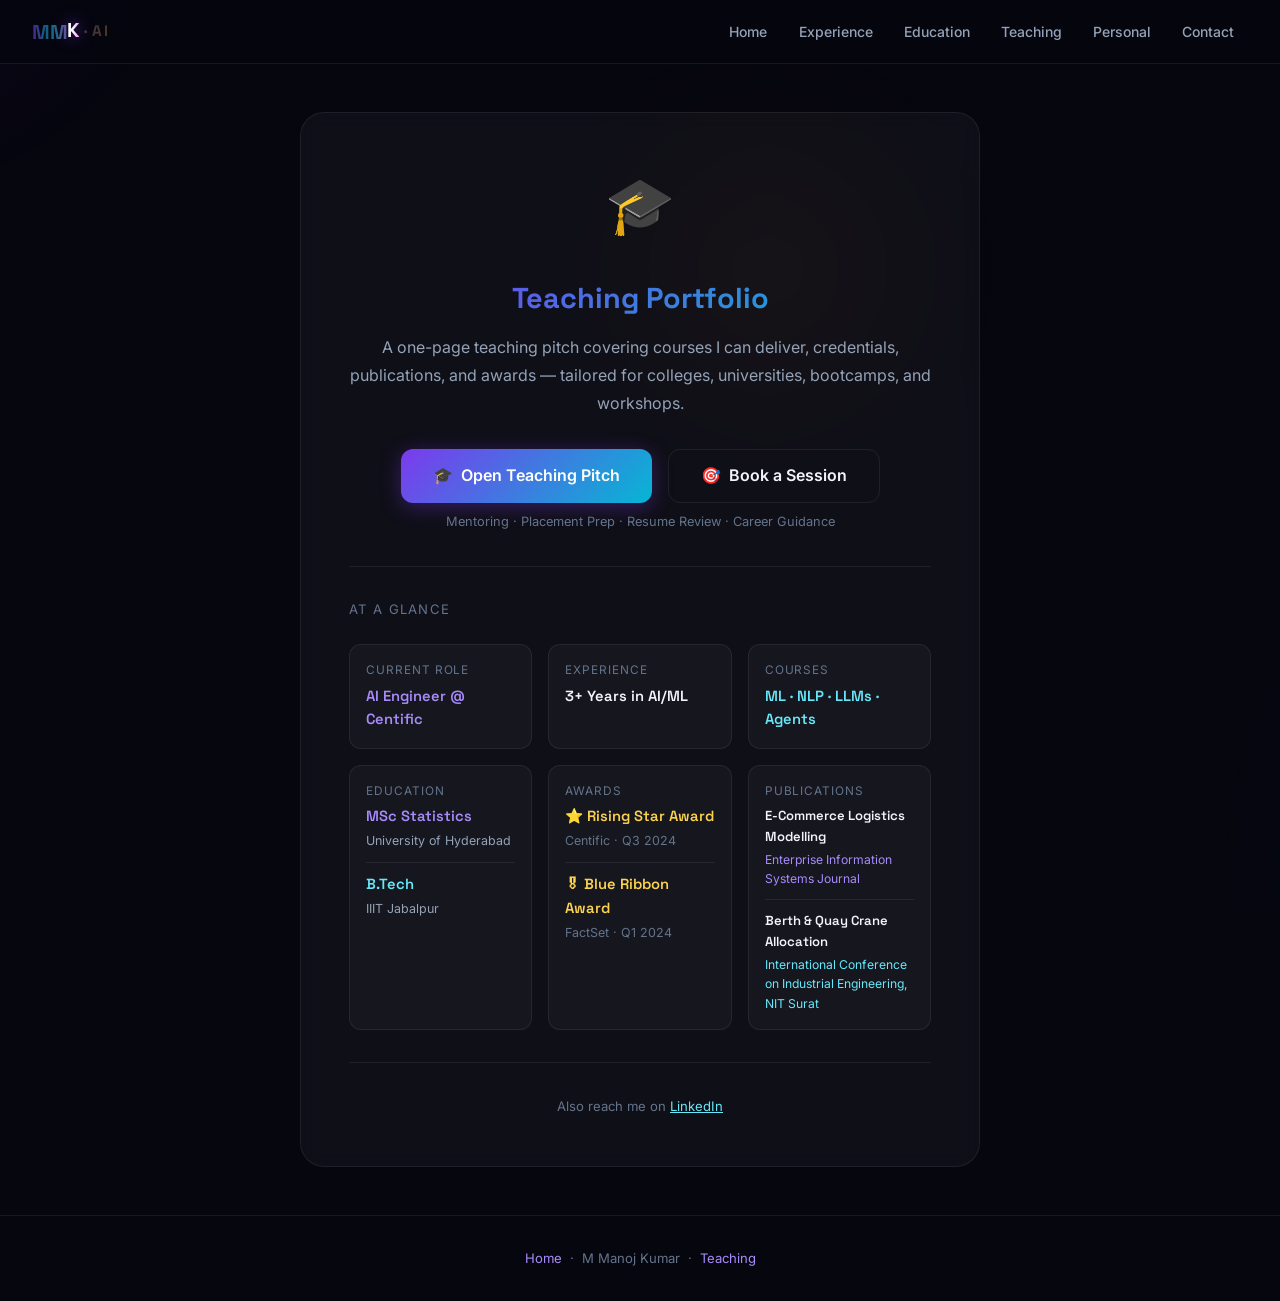
<file: portfolio.html>
<!DOCTYPE html>
<html lang="en">
<head>
  <meta charset="UTF-8" />
  <meta name="viewport" content="width=device-width, initial-scale=1.0" />
  <title>Portfolio PDF — M Manoj Kumar</title>
  <link rel="preconnect" href="https://fonts.googleapis.com" />
  <link href="https://fonts.googleapis.com/css2?family=Space+Grotesk:wght@300;400;500;600;700&family=Inter:wght@300;400;500;600&display=swap" rel="stylesheet" />
  <link rel="stylesheet" href="style.css" />
  <style>
    .pdf-hero {
      min-height: calc(100vh - 64px);
      display: flex; align-items: center; justify-content: center;
      padding: 3rem 2rem;
    }
    .pdf-card {
      max-width: 680px; width: 100%;
      background: var(--bg-card); border: 1px solid var(--border);
      border-radius: 24px; padding: 3rem;
      text-align: center; backdrop-filter: blur(10px);
    }
    .pdf-icon { font-size: 3.5rem; margin-bottom: 1.5rem; }
    .pdf-card h1 { font-size: 1.8rem; margin-bottom: 0.75rem; }
    .pdf-card p { color: var(--text-secondary); line-height: 1.75; margin-bottom: 0.75rem; }
    .pdf-actions { display: flex; gap: 1rem; justify-content: center; flex-wrap: wrap; margin-top: 2rem; }
    .pdf-divider { height: 1px; background: var(--border); margin: 2rem 0; }
    .highlights { display: grid; grid-template-columns: repeat(3, 1fr); gap: 1rem; text-align: left; margin-top: 1.5rem; }
    @media (max-width: 560px) { .highlights { grid-template-columns: 1fr; } }
    .hl-item {
      padding: 1rem; background: rgba(255,255,255,0.03); border-radius: 12px; border: 1px solid var(--border);
    }
    .hl-label { font-size: 0.74rem; color: var(--text-muted); text-transform: uppercase; letter-spacing: 0.08em; margin-bottom: 0.3rem; }
    .hl-value { font-family: 'Space Grotesk',sans-serif; font-weight: 600; font-size: 0.92rem; }
  </style>
</head>
<body>
  <div class="bg-mesh"></div>
  <nav id="main-nav"></nav>

  <div class="content-wrapper page">
    <div class="pdf-hero">
      <div class="pdf-card">

        <div class="pdf-icon">🎓</div>
        <h1 class="gradient-text">Teaching Portfolio</h1>
        <p>
          A one-page teaching pitch covering courses I can deliver, credentials, publications, and awards —
          tailored for colleges, universities, bootcamps, and workshops.
        </p>

        <!-- Primary actions -->
        <div class="pdf-actions">
          <a href="teaching-pitch.html" target="_blank" class="btn btn-primary" style="font-size:1rem;padding:0.85rem 2rem;">
            🎓&nbsp; Open Teaching Pitch
          </a>
          <a
            href="mailto:mmanojkumar.aiml@gmail.com?subject=Mentoring%20%2F%20Placement%20Prep%20Session&body=Hi%20Manoj%2C%0A%0AI%20am%20interested%20in%20a%20mentoring%20%2F%20placement%20prep%20session.%0A%0AName%3A%20%0ATopic%20of%20interest%3A%20%0APreferred%20time%3A%20%0A%0ALooking%20forward%20to%20hearing%20from%20you!"
            class="btn btn-outline"
            style="font-size:1rem;padding:0.85rem 2rem;"
          >
            🎯&nbsp; Book a Session
          </a>
        </div>
        <p style="font-size:0.8rem;color:var(--text-muted);margin-top:0.5rem;margin-bottom:0;">
          Mentoring · Placement Prep · Resume Review · Career Guidance
        </p>

        <div class="pdf-divider"></div>

        <div style="text-align:left;">
          <div style="font-size:0.82rem;color:var(--text-muted);text-transform:uppercase;letter-spacing:0.1em;margin-bottom:1rem;">At a glance</div>
          <div class="highlights">
            <div class="hl-item">
              <div class="hl-label">Current Role</div>
              <div class="hl-value" style="color:var(--purple-light);">AI Engineer @ Centific</div>
            </div>
            <div class="hl-item">
              <div class="hl-label">Experience</div>
              <div class="hl-value">3+ Years in AI/ML</div>
            </div>
            <div class="hl-item">
              <div class="hl-label">Courses</div>
              <div class="hl-value" style="color:var(--cyan-light);">ML · NLP · LLMs · Agents</div>
            </div>
            <div class="hl-item">
              <div class="hl-label">Education</div>
              <div class="hl-value" style="color:var(--purple-light);">MSc Statistics</div>
              <div style="font-size:0.78rem;color:var(--text-secondary);margin-top:0.15rem;">University of Hyderabad</div>
              <div style="height:1px;background:var(--border);margin:0.65rem 0;"></div>
              <div class="hl-value" style="color:var(--cyan-light);">B.Tech</div>
              <div style="font-size:0.78rem;color:var(--text-secondary);margin-top:0.15rem;">IIIT Jabalpur</div>
            </div>
            <div class="hl-item">
              <div class="hl-label">Awards</div>
              <div class="hl-value" style="color:#fcd34d;">⭐ Rising Star Award</div>
              <div style="font-size:0.78rem;color:var(--text-muted);margin-top:0.15rem;">Centific · Q3 2024</div>
              <div style="height:1px;background:var(--border);margin:0.65rem 0;"></div>
              <div class="hl-value" style="color:#fcd34d;">🎖 Blue Ribbon Award</div>
              <div style="font-size:0.78rem;color:var(--text-muted);margin-top:0.15rem;">FactSet · Q1 2024</div>
            </div>
            <div class="hl-item">
              <div class="hl-label">Publications</div>
              <div class="hl-value" style="font-size:0.82rem;">E-Commerce Logistics Modelling</div>
              <div style="font-size:0.76rem;color:var(--purple-light);margin-top:0.15rem;">Enterprise Information Systems Journal</div>
              <div style="height:1px;background:var(--border);margin:0.65rem 0;"></div>
              <div class="hl-value" style="font-size:0.82rem;">Berth &amp; Quay Crane Allocation</div>
              <div style="font-size:0.76rem;color:var(--cyan-light);margin-top:0.15rem;">International Conference on Industrial Engineering, NIT Surat</div>
            </div>
          </div>
        </div>

        <div class="pdf-divider"></div>
        <p style="font-size:0.82rem;color:var(--text-muted);margin-bottom:0;">
          Also reach me on
          <a href="https://linkedin.com/in/mmanojkumar-aiml" target="_blank" style="color:var(--cyan-light);">LinkedIn</a>
        </p>

      </div>
    </div>
  </div>

  <footer>
    <p>
      <a href="index.html">Home</a> &nbsp;·&nbsp;
      M Manoj Kumar &nbsp;·&nbsp;
      <a href="teaching.html">Teaching</a>
    </p>
  </footer>

  <script src="main.js"></script>
  <script></script>
</body>
</html>
</file>
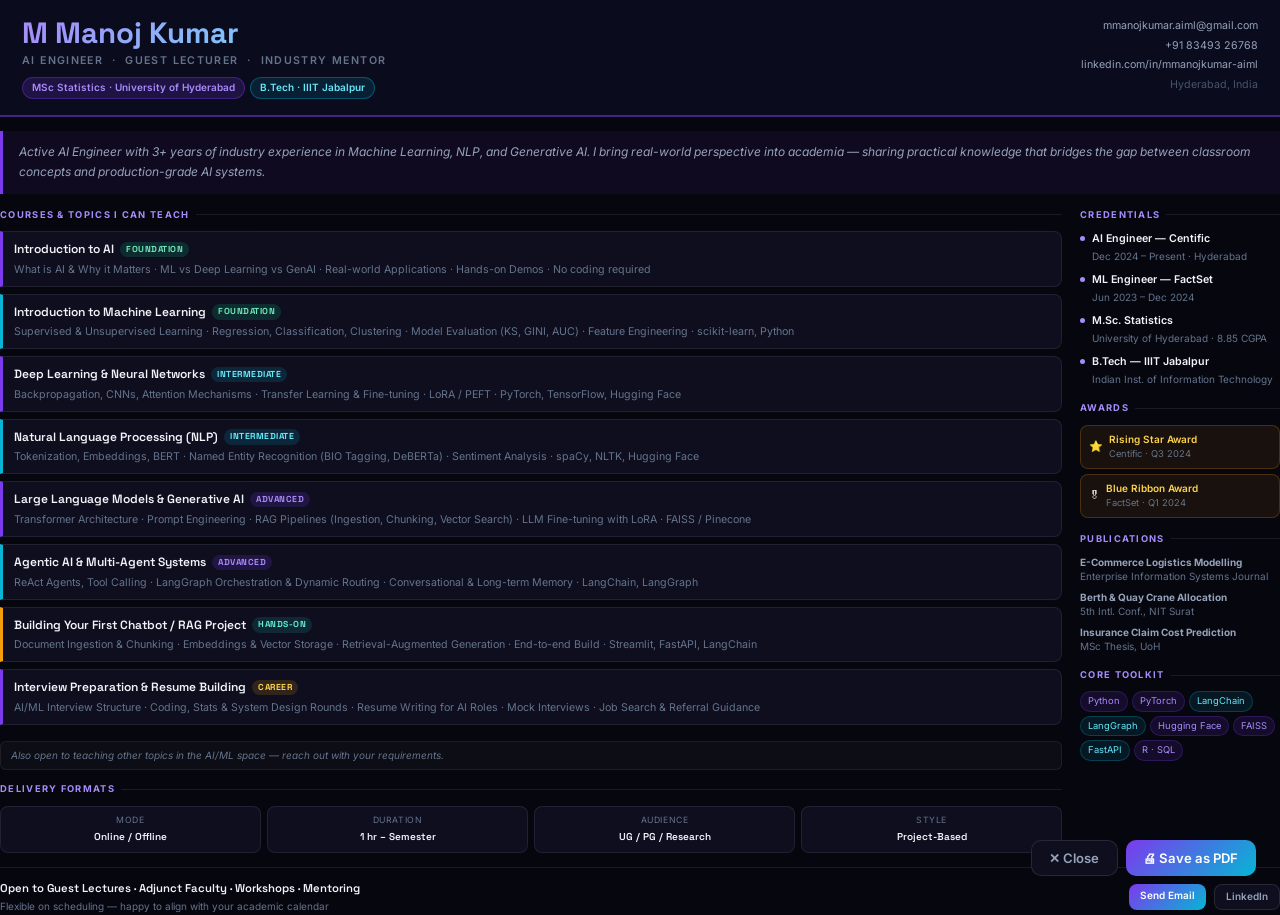
<file: teaching-pitch-dark.html>
<!DOCTYPE html>
<html lang="en">
<head>
  <meta charset="UTF-8" />
  <meta name="viewport" content="width=device-width, initial-scale=1.0" />
  <title>Teaching Pitch (Dark) — M Manoj Kumar</title>
  <link rel="preconnect" href="https://fonts.googleapis.com" />
  <link href="https://fonts.googleapis.com/css2?family=Space+Grotesk:wght@300;400;500;600;700&family=Inter:wght@300;400;500;600&display=swap" rel="stylesheet" />
  <style>
    /* Force all background colours to print */
    *, *::before, *::after {
      box-sizing: border-box; margin: 0; padding: 0;
      -webkit-print-color-adjust: exact !important;
      print-color-adjust: exact !important;
      color-adjust: exact !important;
    }

    @page {
      size: A4;
      margin: 10mm 13mm;
    }

    :root {
      --bg:            #06060f;
      --bg-card:       rgba(255,255,255,0.055);
      --bg-card-solid: #0e0e1f;
      --border:        rgba(255,255,255,0.1);
      --text:          #f1f5f9;
      --text-secondary:#94a3b8;
      --text-muted:    #64748b;
      --purple:        #7c3aed;
      --purple-light:  #a78bfa;
      --cyan:          #06b6d4;
      --cyan-light:    #67e8f9;
      --amber:         #f59e0b;
    }

    body {
      font-family: 'Inter', sans-serif;
      background: var(--bg);
      color: var(--text);
      line-height: 1.55;
      font-size: 10pt;
    }

    .page { max-width: 100%; padding: 0; }

    /* ── HEADER ── */
    .header {
      background: #0b0b1e;
      border-bottom: 2px solid rgba(124,58,237,0.5);
      padding: 18px 22px 16px;
      display: flex; align-items: flex-start;
      justify-content: space-between; gap: 1.5rem; flex-wrap: wrap;
    }

    .name {
      font-family: 'Space Grotesk', sans-serif;
      font-size: 22pt; font-weight: 700; line-height: 1.05;
      background: linear-gradient(135deg, #a78bfa, #67e8f9);
      -webkit-background-clip: text; -webkit-text-fill-color: transparent;
      background-clip: text;
    }

    .role {
      font-size: 8pt; font-weight: 600; letter-spacing: 0.13em;
      text-transform: uppercase; color: var(--text-muted);
      margin-top: 4px;
    }

    .edu-badges { display: flex; flex-wrap: wrap; gap: 5px; margin-top: 8px; }
    .edu-badge {
      font-size: 7.5pt; font-weight: 600; padding: 2px 9px;
      border-radius: 20px;
      background: rgba(124,58,237,0.18);
      border: 1px solid rgba(124,58,237,0.35);
      color: var(--purple-light);
    }
    .edu-badge.cyan {
      background: rgba(6,182,212,0.12);
      border-color: rgba(6,182,212,0.35);
      color: var(--cyan-light);
    }

    .contacts {
      text-align: right; display: flex; flex-direction: column; gap: 3px;
    }
    .contacts span, .contacts a {
      font-size: 8pt; color: var(--text-secondary); text-decoration: none;
    }

    /* ── STATEMENT ── */
    .statement {
      font-size: 9pt; color: var(--text-secondary); font-style: italic;
      line-height: 1.7; padding: 11px 16px;
      background: rgba(124,58,237,0.08);
      border-left: 3px solid var(--purple);
      margin: 14px 0;
    }

    /* ── BODY ── */
    .body {
      display: grid;
      grid-template-columns: 1fr 200px;
      gap: 18px;
    }

    /* ── LABELS ── */
    .label {
      font-size: 7pt; font-weight: 700; letter-spacing: 0.14em;
      text-transform: uppercase; color: var(--purple-light);
      margin-bottom: 9px; display: flex; align-items: center; gap: 6px;
    }
    .label::after { content: ''; flex: 1; height: 1px; background: rgba(255,255,255,0.08); }

    /* ── COURSE CARDS ── */
    .courses { display: flex; flex-direction: column; gap: 7px; margin-bottom: 16px; }

    .course {
      padding: 8px 11px;
      background: #0e0e1f;
      border: 1px solid rgba(255,255,255,0.08);
      border-left: 3px solid var(--purple);
      border-radius: 0 8px 8px 0;
    }
    .course.cyan  { border-left-color: var(--cyan); }
    .course.amber { border-left-color: var(--amber); }

    .course-title {
      font-family: 'Space Grotesk', sans-serif;
      font-size: 9pt; font-weight: 600;
      display: flex; align-items: center; gap: 6px; flex-wrap: wrap;
      margin-bottom: 3px;
    }

    .lv {
      font-size: 6.5pt; font-weight: 700; letter-spacing: 0.06em;
      text-transform: uppercase; padding: 1px 6px; border-radius: 20px;
    }
    .lv-f { background: rgba(16,185,129,0.18); color: #6ee7b7; }
    .lv-i { background: rgba(6,182,212,0.15);  color: var(--cyan-light); }
    .lv-a { background: rgba(124,58,237,0.18); color: var(--purple-light); }
    .lv-h { background: rgba(20,184,166,0.15); color: #5eead4; }
    .lv-c { background: rgba(245,158,11,0.15); color: #fcd34d; }

    .course-topics { font-size: 8pt; color: var(--text-muted); line-height: 1.5; }

    /* ── FORMAT ── */
    .formats {
      display: grid; grid-template-columns: repeat(4,1fr); gap: 6px;
    }
    .fmt {
      padding: 7px 5px; text-align: center;
      background: #0e0e1f; border: 1px solid rgba(255,255,255,0.08);
      border-radius: 8px;
    }
    .fmt-lbl { font-size: 6.5pt; color: var(--text-muted); text-transform: uppercase; letter-spacing: 0.07em; }
    .fmt-val { font-family: 'Space Grotesk',sans-serif; font-size: 7.5pt; font-weight: 600; margin-top: 2px; }

    /* ── SIDEBAR ── */
    .sidebar-section { margin-bottom: 14px; }

    .cred { display: flex; gap: 7px; align-items: flex-start; margin-bottom: 8px; }
    .dot  { width: 5px; height: 5px; border-radius: 50%; background: var(--purple-light); margin-top: 5px; flex-shrink: 0; }
    .cred-title { font-weight: 600; font-size: 8pt; }
    .cred-sub   { font-size: 7.5pt; color: var(--text-muted); margin-top: 1px; }

    .award {
      padding: 6px 8px; margin-bottom: 5px;
      background: rgba(245,158,11,0.08);
      border: 1px solid rgba(245,158,11,0.22);
      border-radius: 8px; display: flex; gap: 6px; align-items: center;
    }
    .award-icon  { font-size: 11px; }
    .award-title { font-weight: 600; font-size: 7.5pt; color: #fcd34d; }
    .award-sub   { font-size: 7pt; color: var(--text-muted); }

    .pub { font-size: 7.5pt; color: var(--text-muted); margin-bottom: 6px; line-height: 1.45; }
    .pub strong { color: var(--text-secondary); }

    .pills { display: flex; flex-wrap: wrap; gap: 4px; }
    .pill {
      font-size: 7pt; padding: 2px 7px; border-radius: 20px;
      background: rgba(124,58,237,0.12);
      border: 1px solid rgba(124,58,237,0.25);
      color: var(--purple-light);
    }
    .pill.c {
      background: rgba(6,182,212,0.1);
      border-color: rgba(6,182,212,0.25);
      color: var(--cyan-light);
    }

    /* ── CTA ── */
    .cta {
      margin-top: 14px; padding-top: 12px;
      border-top: 1px solid rgba(255,255,255,0.08);
      display: flex; align-items: center;
      justify-content: space-between; flex-wrap: wrap; gap: 10px;
    }
    .cta-text { font-family: 'Space Grotesk',sans-serif; font-weight: 600; font-size: 8.5pt; }
    .cta-sub  { font-size: 7.5pt; color: var(--text-muted); margin-top: 2px; }
    .cta-links { display: flex; gap: 8px; flex-wrap: wrap; }
    .cta-link {
      font-size: 7.5pt; font-weight: 600; padding: 4px 11px;
      border-radius: 8px; text-decoration: none;
    }
    .cta-link.primary {
      background: linear-gradient(135deg,#7c3aed,#06b6d4); color: #fff;
    }
    .cta-link.ghost {
      background: #0e0e1f; color: var(--text-secondary);
      border: 1px solid rgba(255,255,255,0.1);
    }

    /* ── PRINT BUTTON (hidden in print) ── */
    .print-bar {
      position: fixed; bottom: 1.5rem; right: 1.5rem;
      display: flex; gap: 0.5rem;
    }
    .pbtn {
      padding: 0.55rem 1.1rem; border-radius: 10px; border: none;
      cursor: pointer; font-family: 'Inter',sans-serif;
      font-size: 0.82rem; font-weight: 600;
    }
    .pbtn-primary { background: linear-gradient(135deg,#7c3aed,#06b6d4); color: #fff; }
    .pbtn-ghost   { background: #0e0e1f; color: #94a3b8; border: 1px solid rgba(255,255,255,0.1); }

    @media print {
      .print-bar { display: none; }
      body        { background: #06060f; }
      .header     { background: #0b0b1e; }
      .course, .fmt, .award { background: #0e0e1f; }
    }
  </style>
</head>
<body>
<div class="page">

  <!-- HEADER -->
  <div class="header">
    <div>
      <div class="name">M Manoj Kumar</div>
      <div class="role">AI Engineer &nbsp;·&nbsp; Guest Lecturer &nbsp;·&nbsp; Industry Mentor</div>
      <div class="edu-badges">
        <span class="edu-badge">MSc Statistics · University of Hyderabad</span>
        <span class="edu-badge cyan">B.Tech · IIIT Jabalpur</span>
      </div>
    </div>
    <div class="contacts">
      <a href="mailto:mmanojkumar.aiml@gmail.com?subject=Teaching%20%2F%20Guest%20Lecture%20Inquiry%20%E2%80%94%20%5BYour%20Institution%5D&body=Hi%20Manoj%2C%0A%0AI%20came%20across%20your%20teaching%20pitch%20and%20would%20like%20to%20discuss%20a%20potential%20opportunity%20at%20%5BInstitution%20Name%5D.%0A%0ACourse%20%2F%20Topic%20of%20Interest%3A%20%0AAudience%20(UG%20%2F%20PG%20%2F%20Research)%3A%20%0AExpected%20Duration%3A%20%0AMode%20(Online%20%2F%20Offline)%3A%20%0APreferred%20Dates%20%2F%20Timeline%3A%20%0A%0ALooking%20forward%20to%20hearing%20from%20you.%0A%0ARegards%2C%0A%5BYour%20Name%5D%0A%5BInstitution%5D">mmanojkumar.aiml@gmail.com</a>
      <span>+91 83493 26768</span>
      <a href="https://linkedin.com/in/mmanojkumar-aiml">linkedin.com/in/mmanojkumar-aiml</a>
      <span style="color:#475569;">Hyderabad, India</span>
    </div>
  </div>

  <!-- STATEMENT -->
  <div class="statement">
    Active AI Engineer with 3+ years of industry experience in Machine Learning, NLP, and Generative AI.
    I bring real-world perspective into academia — sharing practical knowledge that bridges the gap between
    classroom concepts and production-grade AI systems.
  </div>

  <!-- BODY -->
  <div class="body">

    <!-- MAIN -->
    <div>
      <div class="label">Courses &amp; Topics I Can Teach</div>
      <div class="courses">

        <div class="course">
          <div class="course-title">Introduction to AI <span class="lv lv-f">Foundation</span></div>
          <div class="course-topics">What is AI &amp; Why it Matters · ML vs Deep Learning vs GenAI · Real-world Applications · Hands-on Demos · No coding required</div>
        </div>

        <div class="course cyan">
          <div class="course-title">Introduction to Machine Learning <span class="lv lv-f">Foundation</span></div>
          <div class="course-topics">Supervised &amp; Unsupervised Learning · Regression, Classification, Clustering · Model Evaluation (KS, GINI, AUC) · Feature Engineering · scikit-learn, Python</div>
        </div>

        <div class="course">
          <div class="course-title">Deep Learning &amp; Neural Networks <span class="lv lv-i">Intermediate</span></div>
          <div class="course-topics">Backpropagation, CNNs, Attention Mechanisms · Transfer Learning &amp; Fine-tuning · LoRA / PEFT · PyTorch, TensorFlow, Hugging Face</div>
        </div>

        <div class="course cyan">
          <div class="course-title">Natural Language Processing (NLP) <span class="lv lv-i">Intermediate</span></div>
          <div class="course-topics">Tokenization, Embeddings, BERT · Named Entity Recognition (BIO Tagging, DeBERTa) · Sentiment Analysis · spaCy, NLTK, Hugging Face</div>
        </div>

        <div class="course">
          <div class="course-title">Large Language Models &amp; Generative AI <span class="lv lv-a">Advanced</span></div>
          <div class="course-topics">Transformer Architecture · Prompt Engineering · RAG Pipelines (Ingestion, Chunking, Vector Search) · LLM Fine-tuning with LoRA · FAISS / Pinecone</div>
        </div>

        <div class="course cyan">
          <div class="course-title">Agentic AI &amp; Multi-Agent Systems <span class="lv lv-a">Advanced</span></div>
          <div class="course-topics">ReAct Agents, Tool Calling · LangGraph Orchestration &amp; Dynamic Routing · Conversational &amp; Long-term Memory · LangChain, LangGraph</div>
        </div>

        <div class="course amber">
          <div class="course-title">Building Your First Chatbot / RAG Project <span class="lv lv-h">Hands-on</span></div>
          <div class="course-topics">Document Ingestion &amp; Chunking · Embeddings &amp; Vector Storage · Retrieval-Augmented Generation · End-to-end Build · Streamlit, FastAPI, LangChain</div>
        </div>

        <div class="course">
          <div class="course-title">Interview Preparation &amp; Resume Building <span class="lv lv-c">Career</span></div>
          <div class="course-topics">AI/ML Interview Structure · Coding, Stats &amp; System Design Rounds · Resume Writing for AI Roles · Mock Interviews · Job Search &amp; Referral Guidance</div>
        </div>

      </div>

      <div style="font-size:7.5pt;color:var(--text-muted);font-style:italic;margin-bottom:12px;padding:6px 10px;background:rgba(255,255,255,0.03);border:1px solid rgba(255,255,255,0.07);border-radius:6px;">
        Also open to teaching other topics in the AI/ML space — reach out with your requirements.
      </div>

      <div class="label">Delivery Formats</div>
      <div class="formats">
        <div class="fmt"><div class="fmt-lbl">Mode</div><div class="fmt-val">Online / Offline</div></div>
        <div class="fmt"><div class="fmt-lbl">Duration</div><div class="fmt-val">1 hr – Semester</div></div>
        <div class="fmt"><div class="fmt-lbl">Audience</div><div class="fmt-val">UG / PG / Research</div></div>
        <div class="fmt"><div class="fmt-lbl">Style</div><div class="fmt-val">Project-Based</div></div>
      </div>
    </div>

    <!-- SIDEBAR -->
    <div>

      <div class="sidebar-section">
        <div class="label">Credentials</div>
        <div class="cred"><div class="dot"></div><div><div class="cred-title">AI Engineer — Centific</div><div class="cred-sub">Dec 2024 – Present · Hyderabad</div></div></div>
        <div class="cred"><div class="dot"></div><div><div class="cred-title">ML Engineer — FactSet</div><div class="cred-sub">Jun 2023 – Dec 2024</div></div></div>
        <div class="cred"><div class="dot"></div><div><div class="cred-title">M.Sc. Statistics</div><div class="cred-sub">University of Hyderabad · 8.85 CGPA</div></div></div>
        <div class="cred"><div class="dot"></div><div><div class="cred-title">B.Tech — IIIT Jabalpur</div><div class="cred-sub">Indian Inst. of Information Technology</div></div></div>
      </div>

      <div class="sidebar-section">
        <div class="label">Awards</div>
        <div class="award"><span class="award-icon">⭐</span><div><div class="award-title">Rising Star Award</div><div class="award-sub">Centific · Q3 2024</div></div></div>
        <div class="award"><span class="award-icon">🎖</span><div><div class="award-title">Blue Ribbon Award</div><div class="award-sub">FactSet · Q1 2024</div></div></div>
      </div>

      <div class="sidebar-section">
        <div class="label">Publications</div>
        <div class="pub"><strong>E-Commerce Logistics Modelling</strong><br>Enterprise Information Systems Journal</div>
        <div class="pub"><strong>Berth &amp; Quay Crane Allocation</strong><br>5th Intl. Conf., NIT Surat</div>
        <div class="pub"><strong>Insurance Claim Cost Prediction</strong><br>MSc Thesis, UoH</div>
      </div>

      <div class="sidebar-section">
        <div class="label">Core Toolkit</div>
        <div class="pills">
          <span class="pill">Python</span><span class="pill">PyTorch</span>
          <span class="pill c">LangChain</span><span class="pill c">LangGraph</span>
          <span class="pill">Hugging Face</span><span class="pill">FAISS</span>
          <span class="pill c">FastAPI</span><span class="pill">R · SQL</span>
        </div>
      </div>

    </div>
  </div>

  <!-- CTA -->
  <div class="cta">
    <div>
      <div class="cta-text">Open to Guest Lectures · Adjunct Faculty · Workshops · Mentoring</div>
      <div class="cta-sub">Flexible on scheduling — happy to align with your academic calendar</div>
    </div>
    <div class="cta-links">
      <a href="mailto:mmanojkumar.aiml@gmail.com?subject=Teaching%20%2F%20Guest%20Lecture%20Inquiry%20%E2%80%94%20%5BYour%20Institution%5D&body=Hi%20Manoj%2C%0A%0AI%20came%20across%20your%20teaching%20pitch%20and%20would%20like%20to%20discuss%20a%20potential%20opportunity%20at%20%5BInstitution%20Name%5D.%0A%0ACourse%20%2F%20Topic%20of%20Interest%3A%20%0AAudience%20(UG%20%2F%20PG%20%2F%20Research)%3A%20%0AExpected%20Duration%3A%20%0AMode%20(Online%20%2F%20Offline)%3A%20%0APreferred%20Dates%20%2F%20Timeline%3A%20%0A%0ALooking%20forward%20to%20hearing%20from%20you.%0A%0ARegards%2C%0A%5BYour%20Name%5D%0A%5BInstitution%5D" class="cta-link primary">Send Email</a>
      <a href="https://linkedin.com/in/mmanojkumar-aiml" class="cta-link ghost">LinkedIn</a>
    </div>
  </div>

</div>

<div class="print-bar">
  <button class="pbtn pbtn-ghost" onclick="window.close()">✕ Close</button>
  <button class="pbtn pbtn-primary" onclick="window.print()">🖨 Save as PDF</button>
</div>
</body>
</html>
</file>
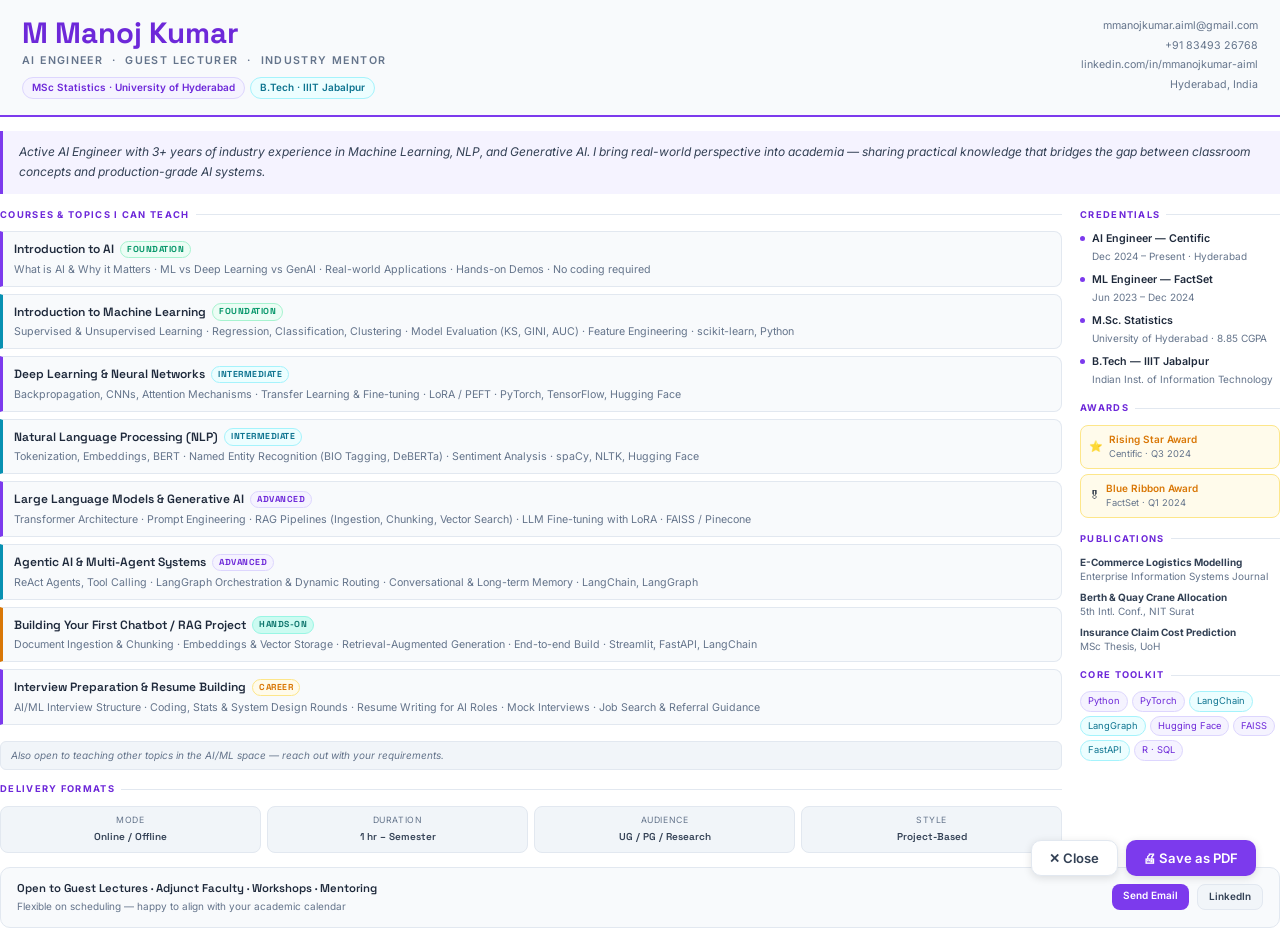
<file: teaching-pitch-light.html>
<!DOCTYPE html>
<html lang="en">
<head>
  <meta charset="UTF-8" />
  <meta name="viewport" content="width=device-width, initial-scale=1.0" />
  <title>Teaching Pitch — M Manoj Kumar</title>
  <link rel="preconnect" href="https://fonts.googleapis.com" />
  <link href="https://fonts.googleapis.com/css2?family=Space+Grotesk:wght@300;400;500;600;700&family=Inter:wght@300;400;500;600&display=swap" rel="stylesheet" />
  <style>
    *, *::before, *::after {
      box-sizing: border-box; margin: 0; padding: 0;
      -webkit-print-color-adjust: exact !important;
      print-color-adjust: exact !important;
      color-adjust: exact !important;
    }

    @page {
      size: A4;
      margin: 10mm 13mm;
    }

    :root {
      --bg:            #ffffff;
      --bg-card:       #f8fafc;
      --bg-card-alt:   #f1f5f9;
      --border:        #e2e8f0;
      --text:          #1e293b;
      --text-secondary:#334155;
      --text-muted:    #64748b;
      --purple:        #7c3aed;
      --purple-light:  #6d28d9;
      --purple-bg:     #f5f3ff;
      --purple-border: #ddd6fe;
      --cyan:          #0891b2;
      --cyan-light:    #0e7490;
      --cyan-bg:       #ecfeff;
      --cyan-border:   #a5f3fc;
      --amber:         #d97706;
      --amber-bg:      #fffbeb;
      --amber-border:  #fde68a;
      --green:         #059669;
      --green-bg:      #ecfdf5;
      --green-border:  #a7f3d0;
    }

    body {
      font-family: 'Inter', sans-serif;
      background: var(--bg);
      color: var(--text);
      line-height: 1.55;
      font-size: 10pt;
    }

    .page { max-width: 100%; padding: 0; }

    /* ── HEADER ── */
    .header {
      background: #f8fafc;
      border-bottom: 2px solid var(--purple);
      padding: 18px 22px 16px;
      display: flex; align-items: flex-start;
      justify-content: space-between; gap: 1.5rem; flex-wrap: wrap;
    }

    .name {
      font-family: 'Space Grotesk', sans-serif;
      font-size: 22pt; font-weight: 700; line-height: 1.05;
      color: var(--purple-light);
    }

    .role {
      font-size: 8pt; font-weight: 600; letter-spacing: 0.13em;
      text-transform: uppercase; color: var(--text-muted);
      margin-top: 4px;
    }

    .edu-badges { display: flex; flex-wrap: wrap; gap: 5px; margin-top: 8px; }
    .edu-badge {
      font-size: 7.5pt; font-weight: 600; padding: 2px 9px;
      border-radius: 20px;
      background: var(--purple-bg);
      border: 1px solid var(--purple-border);
      color: var(--purple-light);
    }
    .edu-badge.cyan {
      background: var(--cyan-bg);
      border: 1px solid var(--cyan-border);
      color: var(--cyan-light);
    }

    .contacts {
      text-align: right; display: flex; flex-direction: column; gap: 3px;
    }
    .contacts span, .contacts a {
      font-size: 8pt; color: var(--text-muted); text-decoration: none;
    }
    .contacts a:hover { color: var(--purple); }

    /* ── STATEMENT ── */
    .statement {
      font-size: 9pt; color: var(--text-secondary); font-style: italic;
      line-height: 1.7; padding: 11px 16px;
      background: var(--purple-bg);
      border-left: 3px solid var(--purple);
      margin: 14px 0;
    }

    /* ── BODY ── */
    .body {
      display: grid;
      grid-template-columns: 1fr 200px;
      gap: 18px;
    }

    /* ── LABELS ── */
    .label {
      font-size: 7pt; font-weight: 700; letter-spacing: 0.14em;
      text-transform: uppercase; color: var(--purple-light);
      margin-bottom: 9px; display: flex; align-items: center; gap: 6px;
    }
    .label::after { content: ''; flex: 1; height: 1px; background: var(--border); }

    /* ── COURSE CARDS ── */
    .courses { display: flex; flex-direction: column; gap: 7px; margin-bottom: 16px; }

    .course {
      padding: 8px 11px;
      background: var(--bg-card);
      border: 1px solid var(--border);
      border-left: 3px solid var(--purple);
      border-radius: 0 8px 8px 0;
    }
    .course.cyan  { border-left-color: var(--cyan); }
    .course.amber { border-left-color: var(--amber); }

    .course-title {
      font-family: 'Space Grotesk', sans-serif;
      font-size: 9pt; font-weight: 600; color: var(--text);
      display: flex; align-items: center; gap: 6px; flex-wrap: wrap;
      margin-bottom: 3px;
    }

    .lv {
      font-size: 6.5pt; font-weight: 700; letter-spacing: 0.06em;
      text-transform: uppercase; padding: 1px 6px; border-radius: 20px;
    }
    .lv-f { background: var(--green-bg); border: 1px solid var(--green-border); color: var(--green); }
    .lv-i { background: var(--cyan-bg);  border: 1px solid var(--cyan-border);  color: var(--cyan-light); }
    .lv-a { background: var(--purple-bg); border: 1px solid var(--purple-border); color: var(--purple-light); }
    .lv-h { background: #ccfbf1; border: 1px solid #99f6e4; color: #0f766e; }
    .lv-c { background: var(--amber-bg); border: 1px solid var(--amber-border); color: var(--amber); }

    .course-topics { font-size: 8pt; color: var(--text-muted); line-height: 1.5; }

    /* ── FORMAT ── */
    .formats {
      display: grid; grid-template-columns: repeat(4,1fr); gap: 6px;
    }
    .fmt {
      padding: 7px 5px; text-align: center;
      background: var(--bg-card-alt); border: 1px solid var(--border);
      border-radius: 8px;
    }
    .fmt-lbl { font-size: 6.5pt; color: var(--text-muted); text-transform: uppercase; letter-spacing: 0.07em; }
    .fmt-val { font-family: 'Space Grotesk',sans-serif; font-size: 7.5pt; font-weight: 600; color: var(--text-secondary); margin-top: 2px; }

    /* ── SIDEBAR ── */
    .sidebar-section { margin-bottom: 14px; }

    .cred { display: flex; gap: 7px; align-items: flex-start; margin-bottom: 8px; }
    .dot  { width: 5px; height: 5px; border-radius: 50%; background: var(--purple); margin-top: 5px; flex-shrink: 0; }
    .cred-title { font-weight: 600; font-size: 8pt; color: var(--text); }
    .cred-sub   { font-size: 7.5pt; color: var(--text-muted); margin-top: 1px; }

    .award {
      padding: 6px 8px; margin-bottom: 5px;
      background: var(--amber-bg);
      border: 1px solid var(--amber-border);
      border-radius: 8px; display: flex; gap: 6px; align-items: center;
    }
    .award-icon  { font-size: 11px; }
    .award-title { font-weight: 600; font-size: 7.5pt; color: var(--amber); }
    .award-sub   { font-size: 7pt; color: var(--text-muted); }

    .pub { font-size: 7.5pt; color: var(--text-muted); margin-bottom: 6px; line-height: 1.45; }
    .pub strong { color: var(--text-secondary); }

    .pills { display: flex; flex-wrap: wrap; gap: 4px; }
    .pill {
      font-size: 7pt; padding: 2px 7px; border-radius: 20px;
      background: var(--purple-bg);
      border: 1px solid var(--purple-border);
      color: var(--purple-light);
    }
    .pill.c {
      background: var(--cyan-bg);
      border: 1px solid var(--cyan-border);
      color: var(--cyan-light);
    }

    /* ── CTA ── */
    .cta {
      margin-top: 14px; padding: 12px 16px;
      border: 1px solid var(--border);
      background: var(--bg-card);
      border-radius: 10px;
      display: flex; align-items: center;
      justify-content: space-between; flex-wrap: wrap; gap: 10px;
    }
    .cta-text { font-family: 'Space Grotesk',sans-serif; font-weight: 600; font-size: 8.5pt; color: var(--text); }
    .cta-sub  { font-size: 7.5pt; color: var(--text-muted); margin-top: 2px; }
    .cta-links { display: flex; gap: 8px; flex-wrap: wrap; }
    .cta-link {
      font-size: 7.5pt; font-weight: 600; padding: 4px 11px;
      border-radius: 8px; text-decoration: none;
    }
    .cta-link.primary {
      background: var(--purple); color: #fff;
    }
    .cta-link.ghost {
      background: var(--bg-card-alt); color: var(--text-secondary);
      border: 1px solid var(--border);
    }

    /* ── PRINT BUTTON (hidden in print) ── */
    .print-bar {
      position: fixed; bottom: 1.5rem; right: 1.5rem;
      display: flex; gap: 0.5rem;
    }
    .pbtn {
      padding: 0.55rem 1.1rem; border-radius: 10px; border: none;
      cursor: pointer; font-family: 'Inter',sans-serif;
      font-size: 0.82rem; font-weight: 600;
      box-shadow: 0 2px 8px rgba(0,0,0,0.12);
    }
    .pbtn-primary { background: var(--purple); color: #fff; }
    .pbtn-ghost   { background: #fff; color: var(--text-secondary); border: 1px solid var(--border); }

    @media print {
      .print-bar { display: none; }
    }
  </style>
</head>
<body>
<div class="page">

  <!-- HEADER -->
  <div class="header">
    <div>
      <div class="name">M Manoj Kumar</div>
      <div class="role">AI Engineer &nbsp;·&nbsp; Guest Lecturer &nbsp;·&nbsp; Industry Mentor</div>
      <div class="edu-badges">
        <span class="edu-badge">MSc Statistics · University of Hyderabad</span>
        <span class="edu-badge cyan">B.Tech · IIIT Jabalpur</span>
      </div>
    </div>
    <div class="contacts">
      <a href="mailto:mmanojkumar.aiml@gmail.com?subject=Teaching%20%2F%20Guest%20Lecture%20Inquiry%20%E2%80%94%20%5BYour%20Institution%5D&body=Hi%20Manoj%2C%0A%0AI%20came%20across%20your%20teaching%20pitch%20and%20would%20like%20to%20discuss%20a%20potential%20opportunity%20at%20%5BInstitution%20Name%5D.%0A%0ACourse%20%2F%20Topic%20of%20Interest%3A%20%0AAudience%20(UG%20%2F%20PG%20%2F%20Research)%3A%20%0AExpected%20Duration%3A%20%0AMode%20(Online%20%2F%20Offline)%3A%20%0APreferred%20Dates%20%2F%20Timeline%3A%20%0A%0ALooking%20forward%20to%20hearing%20from%20you.%0A%0ARegards%2C%0A%5BYour%20Name%5D%0A%5BInstitution%5D">mmanojkumar.aiml@gmail.com</a>
      <span>+91 83493 26768</span>
      <a href="https://linkedin.com/in/mmanojkumar-aiml">linkedin.com/in/mmanojkumar-aiml</a>
      <span>Hyderabad, India</span>
    </div>
  </div>

  <!-- STATEMENT -->
  <div class="statement">
    Active AI Engineer with 3+ years of industry experience in Machine Learning, NLP, and Generative AI.
    I bring real-world perspective into academia — sharing practical knowledge that bridges the gap between
    classroom concepts and production-grade AI systems.
  </div>

  <!-- BODY -->
  <div class="body">

    <!-- MAIN -->
    <div>
      <div class="label">Courses &amp; Topics I Can Teach</div>
      <div class="courses">

        <div class="course">
          <div class="course-title">Introduction to AI <span class="lv lv-f">Foundation</span></div>
          <div class="course-topics">What is AI &amp; Why it Matters · ML vs Deep Learning vs GenAI · Real-world Applications · Hands-on Demos · No coding required</div>
        </div>

        <div class="course cyan">
          <div class="course-title">Introduction to Machine Learning <span class="lv lv-f">Foundation</span></div>
          <div class="course-topics">Supervised &amp; Unsupervised Learning · Regression, Classification, Clustering · Model Evaluation (KS, GINI, AUC) · Feature Engineering · scikit-learn, Python</div>
        </div>

        <div class="course">
          <div class="course-title">Deep Learning &amp; Neural Networks <span class="lv lv-i">Intermediate</span></div>
          <div class="course-topics">Backpropagation, CNNs, Attention Mechanisms · Transfer Learning &amp; Fine-tuning · LoRA / PEFT · PyTorch, TensorFlow, Hugging Face</div>
        </div>

        <div class="course cyan">
          <div class="course-title">Natural Language Processing (NLP) <span class="lv lv-i">Intermediate</span></div>
          <div class="course-topics">Tokenization, Embeddings, BERT · Named Entity Recognition (BIO Tagging, DeBERTa) · Sentiment Analysis · spaCy, NLTK, Hugging Face</div>
        </div>

        <div class="course">
          <div class="course-title">Large Language Models &amp; Generative AI <span class="lv lv-a">Advanced</span></div>
          <div class="course-topics">Transformer Architecture · Prompt Engineering · RAG Pipelines (Ingestion, Chunking, Vector Search) · LLM Fine-tuning with LoRA · FAISS / Pinecone</div>
        </div>

        <div class="course cyan">
          <div class="course-title">Agentic AI &amp; Multi-Agent Systems <span class="lv lv-a">Advanced</span></div>
          <div class="course-topics">ReAct Agents, Tool Calling · LangGraph Orchestration &amp; Dynamic Routing · Conversational &amp; Long-term Memory · LangChain, LangGraph</div>
        </div>

        <div class="course amber">
          <div class="course-title">Building Your First Chatbot / RAG Project <span class="lv lv-h">Hands-on</span></div>
          <div class="course-topics">Document Ingestion &amp; Chunking · Embeddings &amp; Vector Storage · Retrieval-Augmented Generation · End-to-end Build · Streamlit, FastAPI, LangChain</div>
        </div>

        <div class="course">
          <div class="course-title">Interview Preparation &amp; Resume Building <span class="lv lv-c">Career</span></div>
          <div class="course-topics">AI/ML Interview Structure · Coding, Stats &amp; System Design Rounds · Resume Writing for AI Roles · Mock Interviews · Job Search &amp; Referral Guidance</div>
        </div>

      </div>

      <div style="font-size:7.5pt;color:var(--text-muted);font-style:italic;margin-bottom:12px;padding:6px 10px;background:var(--bg-card-alt);border:1px solid var(--border);border-radius:6px;">
        Also open to teaching other topics in the AI/ML space — reach out with your requirements.
      </div>

      <div class="label">Delivery Formats</div>
      <div class="formats">
        <div class="fmt"><div class="fmt-lbl">Mode</div><div class="fmt-val">Online / Offline</div></div>
        <div class="fmt"><div class="fmt-lbl">Duration</div><div class="fmt-val">1 hr – Semester</div></div>
        <div class="fmt"><div class="fmt-lbl">Audience</div><div class="fmt-val">UG / PG / Research</div></div>
        <div class="fmt"><div class="fmt-lbl">Style</div><div class="fmt-val">Project-Based</div></div>
      </div>
    </div>

    <!-- SIDEBAR -->
    <div>

      <div class="sidebar-section">
        <div class="label">Credentials</div>
        <div class="cred"><div class="dot"></div><div><div class="cred-title">AI Engineer — Centific</div><div class="cred-sub">Dec 2024 – Present · Hyderabad</div></div></div>
        <div class="cred"><div class="dot"></div><div><div class="cred-title">ML Engineer — FactSet</div><div class="cred-sub">Jun 2023 – Dec 2024</div></div></div>
        <div class="cred"><div class="dot"></div><div><div class="cred-title">M.Sc. Statistics</div><div class="cred-sub">University of Hyderabad · 8.85 CGPA</div></div></div>
        <div class="cred"><div class="dot"></div><div><div class="cred-title">B.Tech — IIIT Jabalpur</div><div class="cred-sub">Indian Inst. of Information Technology</div></div></div>
      </div>

      <div class="sidebar-section">
        <div class="label">Awards</div>
        <div class="award"><span class="award-icon">⭐</span><div><div class="award-title">Rising Star Award</div><div class="award-sub">Centific · Q3 2024</div></div></div>
        <div class="award"><span class="award-icon">🎖</span><div><div class="award-title">Blue Ribbon Award</div><div class="award-sub">FactSet · Q1 2024</div></div></div>
      </div>

      <div class="sidebar-section">
        <div class="label">Publications</div>
        <div class="pub"><strong>E-Commerce Logistics Modelling</strong><br>Enterprise Information Systems Journal</div>
        <div class="pub"><strong>Berth &amp; Quay Crane Allocation</strong><br>5th Intl. Conf., NIT Surat</div>
        <div class="pub"><strong>Insurance Claim Cost Prediction</strong><br>MSc Thesis, UoH</div>
      </div>

      <div class="sidebar-section">
        <div class="label">Core Toolkit</div>
        <div class="pills">
          <span class="pill">Python</span><span class="pill">PyTorch</span>
          <span class="pill c">LangChain</span><span class="pill c">LangGraph</span>
          <span class="pill">Hugging Face</span><span class="pill">FAISS</span>
          <span class="pill c">FastAPI</span><span class="pill">R · SQL</span>
        </div>
      </div>

    </div>
  </div>

  <!-- CTA -->
  <div class="cta">
    <div>
      <div class="cta-text">Open to Guest Lectures · Adjunct Faculty · Workshops · Mentoring</div>
      <div class="cta-sub">Flexible on scheduling — happy to align with your academic calendar</div>
    </div>
    <div class="cta-links">
      <a href="mailto:mmanojkumar.aiml@gmail.com?subject=Teaching%20%2F%20Guest%20Lecture%20Inquiry%20%E2%80%94%20%5BYour%20Institution%5D&body=Hi%20Manoj%2C%0A%0AI%20came%20across%20your%20teaching%20pitch%20and%20would%20like%20to%20discuss%20a%20potential%20opportunity%20at%20%5BInstitution%20Name%5D.%0A%0ACourse%20%2F%20Topic%20of%20Interest%3A%20%0AAudience%20(UG%20%2F%20PG%20%2F%20Research)%3A%20%0AExpected%20Duration%3A%20%0AMode%20(Online%20%2F%20Offline)%3A%20%0APreferred%20Dates%20%2F%20Timeline%3A%20%0A%0ALooking%20forward%20to%20hearing%20from%20you.%0A%0ARegards%2C%0A%5BYour%20Name%5D%0A%5BInstitution%5D" class="cta-link primary">Send Email</a>
      <a href="https://linkedin.com/in/mmanojkumar-aiml" class="cta-link ghost">LinkedIn</a>
    </div>
  </div>

</div>

<div class="print-bar">
  <button class="pbtn pbtn-ghost" onclick="window.close()">✕ Close</button>
  <button class="pbtn pbtn-primary" onclick="window.print()">🖨 Save as PDF</button>
</div>
</body>
</html>
</file>
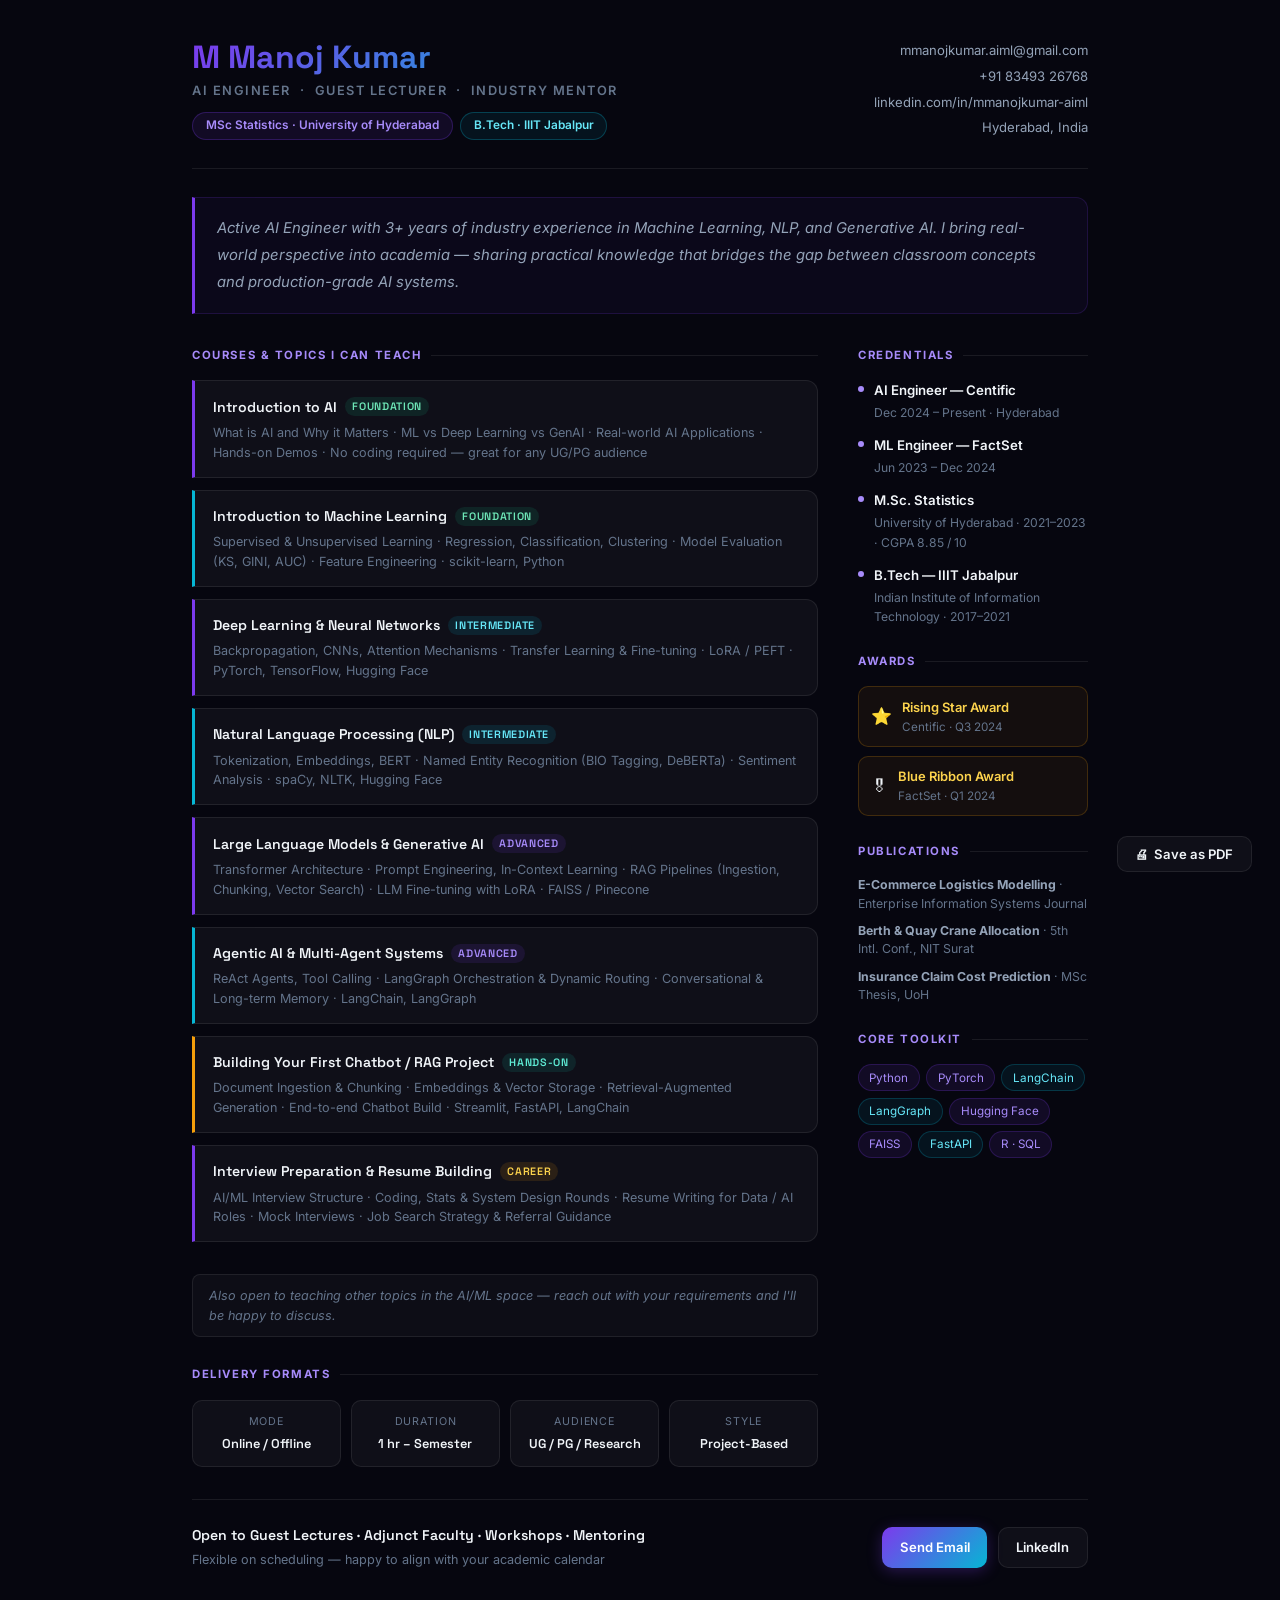
<file: teaching-pitch.html>
<!DOCTYPE html>
<html lang="en">
<head>
  <meta charset="UTF-8" />
  <meta name="viewport" content="width=device-width, initial-scale=1.0" />
  <title>Teaching Pitch — M Manoj Kumar</title>
  <link rel="preconnect" href="https://fonts.googleapis.com" />
  <link href="https://fonts.googleapis.com/css2?family=Space+Grotesk:wght@300;400;500;600;700&family=Inter:wght@300;400;500;600&display=swap" rel="stylesheet" />
  <style>
    *, *::before, *::after { box-sizing: border-box; margin: 0; padding: 0; }

    :root {
      --bg:            #06060f;
      --bg-card:       rgba(255,255,255,0.04);
      --border:        rgba(255,255,255,0.08);
      --border-accent: rgba(124,58,237,0.45);
      --text:          #f1f5f9;
      --text-secondary:#94a3b8;
      --text-muted:    #64748b;
      --purple:        #7c3aed;
      --purple-light:  #a78bfa;
      --cyan:          #06b6d4;
      --cyan-light:    #67e8f9;
      --amber:         #f59e0b;
      --grad: linear-gradient(135deg, #7c3aed, #06b6d4);
    }

    body {
      font-family: 'Inter', sans-serif;
      background: var(--bg);
      color: var(--text);
      min-height: 100vh;
      line-height: 1.6;
    }

    .page {
      max-width: 960px;
      margin: 0 auto;
      padding: 2.5rem 2rem 3rem;
    }

    /* ── HEADER ── */
    .pitch-header {
      display: flex;
      align-items: flex-start;
      justify-content: space-between;
      gap: 2rem;
      padding-bottom: 1.75rem;
      border-bottom: 1px solid var(--border);
      margin-bottom: 1.75rem;
      flex-wrap: wrap;
    }

    .pitch-name {
      font-family: 'Space Grotesk', sans-serif;
      font-size: 2rem;
      font-weight: 700;
      background: var(--grad);
      -webkit-background-clip: text;
      -webkit-text-fill-color: transparent;
      background-clip: text;
      line-height: 1.1;
      margin-bottom: 0.35rem;
    }

    .pitch-role {
      font-size: 0.8rem;
      font-weight: 600;
      letter-spacing: 0.12em;
      text-transform: uppercase;
      color: var(--text-muted);
    }

    .pitch-contacts {
      display: flex;
      flex-direction: column;
      gap: 0.3rem;
      text-align: right;
    }

    .pitch-contacts a,
    .pitch-contacts span {
      color: var(--text-secondary);
      text-decoration: none;
      font-size: 0.82rem;
      transition: color 0.2s;
    }

    .pitch-contacts a:hover { color: var(--purple-light); }

    /* ── INSTITUTE BADGES ── */
    .pitch-edu-row {
      display: flex; flex-wrap: wrap; gap: 0.45rem; margin-top: 0.65rem;
    }

    .pitch-edu-badge {
      font-size: 0.74rem; font-weight: 600;
      padding: 0.22rem 0.8rem; border-radius: 20px;
      background: rgba(124,58,237,0.1);
      border: 1px solid rgba(124,58,237,0.28);
      color: var(--purple-light);
    }

    .pitch-edu-badge--cyan {
      background: rgba(6,182,212,0.08);
      border-color: rgba(6,182,212,0.28);
      color: var(--cyan-light);
    }

    /* ── STATEMENT ── */
    .pitch-statement {
      font-size: 0.93rem;
      color: var(--text-secondary);
      line-height: 1.8;
      padding: 1.1rem 1.4rem;
      background: rgba(124,58,237,0.05);
      border: 1px solid rgba(124,58,237,0.18);
      border-left: 3px solid var(--purple);
      border-radius: 0 12px 12px 0;
      margin-bottom: 2rem;
      font-style: italic;
    }

    /* ── BODY GRID ── */
    .pitch-body {
      display: grid;
      grid-template-columns: 1fr 230px;
      gap: 2.5rem;
    }

    /* ── SECTION LABELS ── */
    .section-label {
      font-size: 0.71rem;
      font-weight: 700;
      letter-spacing: 0.14em;
      text-transform: uppercase;
      color: var(--purple-light);
      margin-bottom: 1rem;
      display: flex;
      align-items: center;
      gap: 0.6rem;
    }

    .section-label::after {
      content: '';
      flex: 1;
      height: 1px;
      background: var(--border);
    }

    /* ── COURSE CARDS ── */
    .courses {
      display: flex;
      flex-direction: column;
      gap: 0.75rem;
      margin-bottom: 2rem;
    }

    .course-card {
      padding: 0.9rem 1.15rem;
      background: var(--bg-card);
      border: 1px solid var(--border);
      border-left: 3px solid var(--purple);
      border-radius: 0 12px 12px 0;
    }

    .course-card.cc-cyan  { border-left-color: var(--cyan); }
    .course-card.cc-amber { border-left-color: var(--amber); }

    .course-title {
      font-family: 'Space Grotesk', sans-serif;
      font-size: 0.88rem;
      font-weight: 600;
      margin-bottom: 0.3rem;
      display: flex;
      align-items: center;
      gap: 0.5rem;
      flex-wrap: wrap;
    }

    .level-tag {
      font-size: 0.67rem;
      font-weight: 600;
      letter-spacing: 0.06em;
      text-transform: uppercase;
      padding: 1px 7px;
      border-radius: 20px;
    }

    .lv-foundation   { background: rgba(16,185,129,0.12);  color: #6ee7b7; }
    .lv-intermediate { background: rgba(6,182,212,0.12);   color: var(--cyan-light); }
    .lv-advanced     { background: rgba(124,58,237,0.12);  color: var(--purple-light); }
    .lv-hands-on     { background: rgba(20,184,166,0.12);  color: #5eead4; }
    .lv-career       { background: rgba(245,158,11,0.12);  color: #fcd34d; }

    .course-topics {
      font-size: 0.79rem;
      color: var(--text-muted);
      line-height: 1.55;
    }

    /* ── FORMAT ROW ── */
    .format-row {
      display: grid;
      grid-template-columns: repeat(4, 1fr);
      gap: 0.65rem;
    }

    .format-box {
      padding: 0.75rem 0.6rem;
      background: var(--bg-card);
      border: 1px solid var(--border);
      border-radius: 10px;
      text-align: center;
    }

    .fb-label { font-size: 0.67rem; color: var(--text-muted); text-transform: uppercase; letter-spacing: 0.08em; }
    .fb-value { font-family: 'Space Grotesk', sans-serif; font-size: 0.8rem; font-weight: 600; color: var(--text); margin-top: 0.25rem; }

    /* ── SIDEBAR ── */
    .sidebar section { margin-bottom: 1.6rem; }

    .cred-item {
      display: flex;
      gap: 0.6rem;
      align-items: flex-start;
      margin-bottom: 0.8rem;
    }

    .cred-dot {
      width: 6px; height: 6px;
      border-radius: 50%;
      background: var(--purple-light);
      margin-top: 6px;
      flex-shrink: 0;
    }

    .cred-title { font-weight: 600; font-size: 0.83rem; }
    .cred-sub   { font-size: 0.76rem; color: var(--text-muted); margin-top: 0.1rem; }

    .badge-item {
      display: flex;
      align-items: center;
      gap: 0.6rem;
      padding: 0.6rem 0.75rem;
      background: rgba(245,158,11,0.06);
      border: 1px solid rgba(245,158,11,0.2);
      border-radius: 10px;
      margin-bottom: 0.55rem;
    }

    .badge-icon  { font-size: 1.05rem; }
    .badge-title { font-weight: 600; font-size: 0.81rem; color: #fcd34d; }
    .badge-sub   { font-size: 0.73rem; color: var(--text-muted); }

    .pub-item {
      font-size: 0.77rem;
      color: var(--text-muted);
      margin-bottom: 0.55rem;
      line-height: 1.5;
    }

    .pub-item strong { color: var(--text-secondary); }

    .pills { display: flex; flex-wrap: wrap; gap: 0.4rem; }
    .pill {
      font-size: 0.73rem;
      padding: 0.2rem 0.65rem;
      border-radius: 20px;
      background: rgba(124,58,237,0.1);
      border: 1px solid rgba(124,58,237,0.22);
      color: var(--purple-light);
    }

    .pill.cyan {
      background: rgba(6,182,212,0.08);
      border-color: rgba(6,182,212,0.22);
      color: var(--cyan-light);
    }

    /* ── CTA FOOTER ── */
    .pitch-cta {
      margin-top: 2rem;
      padding-top: 1.5rem;
      border-top: 1px solid var(--border);
      display: flex;
      align-items: center;
      justify-content: space-between;
      flex-wrap: wrap;
      gap: 1rem;
    }

    .cta-text { font-family: 'Space Grotesk', sans-serif; font-weight: 600; font-size: 0.88rem; }
    .cta-sub  { font-size: 0.79rem; color: var(--text-muted); margin-top: 0.2rem; }

    .cta-btns { display: flex; gap: 0.65rem; flex-wrap: wrap; }

    .btn {
      display: inline-flex; align-items: center; gap: 0.4rem;
      padding: 0.55rem 1.1rem; border-radius: 10px;
      font-size: 0.82rem; font-weight: 600;
      text-decoration: none; transition: all 0.25s;
      cursor: pointer; border: none;
      font-family: 'Inter', sans-serif;
    }

    .btn-primary {
      background: var(--grad); color: #fff;
      box-shadow: 0 3px 15px rgba(124,58,237,0.3);
    }

    .btn-primary:hover { transform: translateY(-2px); box-shadow: 0 6px 25px rgba(124,58,237,0.45); }

    .btn-ghost {
      background: var(--bg-card); color: var(--text);
      border: 1px solid var(--border);
    }

    .btn-ghost:hover { border-color: var(--border-accent); background: rgba(255,255,255,0.07); }

    /* ── PRINT BUTTON ── */
    .print-fab {
      position: fixed;
      bottom: 1.75rem;
      right: 1.75rem;
      z-index: 50;
    }

    /* ── PRINT ── */
    @media print {
      body { background: #ffffff; color: #1e293b; }

      .page { padding: 1.25rem; max-width: 100%; }

      .pitch-name {
        background: none;
        -webkit-text-fill-color: #7c3aed;
        color: #7c3aed;
      }

      .pitch-statement {
        background: #f8fafc;
        border-color: #e2e8f0;
        border-left-color: #7c3aed;
        color: #475569;
      }

      .course-card, .format-box, .badge-item {
        background: #f8fafc;
        border-color: #e2e8f0;
      }

      .course-card.cc-cyan  { border-left-color: var(--cyan); }
      .course-card.cc-amber { border-left-color: var(--amber); }

      .section-label { color: #7c3aed; }
      .section-label::after { background: #e2e8f0; }

      .cred-title, .fb-value { color: #1e293b; }
      .cred-sub, .course-topics, .pub-item, .fb-label, .cta-sub, .pitch-role { color: #64748b; }
      .pitch-contacts a, .pitch-contacts span { color: #475569; }

      .pitch-header { border-bottom-color: #e2e8f0; }
      .pitch-cta    { border-top-color:    #e2e8f0; }

      .pill      { background: #ede9fe; border-color: #ddd6fe; color: #7c3aed; }
      .pill.cyan { background: #cffafe; border-color: #a5f3fc; color: #0e7490; }

      .lv-foundation   { background: #dcfce7; color: #166534; }
      .lv-intermediate { background: #cffafe; color: #0e7490; }
      .lv-advanced     { background: #ede9fe; color: #5b21b6; }
      .lv-hands-on     { background: #ccfbf1; color: #0f766e; }
      .lv-career       { background: #fef3c7; color: #92400e; }

      .cta-text { color: #1e293b; }
      .badge-title { color: #92400e; }

      .print-fab { display: none; }
    }

    /* ── MOBILE ── */
    @media (max-width: 680px) {
      .pitch-body          { grid-template-columns: 1fr; }
      .format-row          { grid-template-columns: repeat(2, 1fr); }
      .pitch-header        { flex-direction: column; gap: 1rem; }
      .pitch-contacts      { text-align: left; }
      .pitch-name          { font-size: 1.6rem; }
      .print-fab           { bottom: 1rem; right: 1rem; }
    }
  </style>
</head>
<body>

<div class="page">

  <!-- HEADER -->
  <div class="pitch-header">
    <div>
      <div class="pitch-name">M Manoj Kumar</div>
      <div class="pitch-role">AI Engineer &nbsp;·&nbsp; Guest Lecturer &nbsp;·&nbsp; Industry Mentor</div>
      <div class="pitch-edu-row">
        <span class="pitch-edu-badge">MSc Statistics · University of Hyderabad</span>
        <span class="pitch-edu-badge pitch-edu-badge--cyan">B.Tech · IIIT Jabalpur</span>
      </div>
    </div>
    <div class="pitch-contacts">
      <a href="mailto:mmanojkumar.aiml@gmail.com?subject=Teaching%20%2F%20Guest%20Lecture%20Inquiry%20%E2%80%94%20%5BYour%20Institution%5D&body=Hi%20Manoj%2C%0A%0AI%20came%20across%20your%20teaching%20pitch%20and%20would%20like%20to%20discuss%20a%20potential%20opportunity%20at%20%5BInstitution%20Name%5D.%0A%0ACourse%20%2F%20Topic%20of%20Interest%3A%20%0AAudience%20(UG%20%2F%20PG%20%2F%20Research)%3A%20%0AExpected%20Duration%3A%20%0AMode%20(Online%20%2F%20Offline)%3A%20%0APreferred%20Dates%20%2F%20Timeline%3A%20%0A%0ALooking%20forward%20to%20hearing%20from%20you.%0A%0ARegards%2C%0A%5BYour%20Name%5D%0A%5BInstitution%5D">mmanojkumar.aiml@gmail.com</a>
      <a href="tel:+918349326768">+91 83493 26768</a>
      <a href="https://linkedin.com/in/mmanojkumar-aiml" target="_blank">linkedin.com/in/mmanojkumar-aiml</a>
      <span>Hyderabad, India</span>
    </div>
  </div>

  <!-- STATEMENT -->
  <div class="pitch-statement">
    Active AI Engineer with 3+ years of industry experience in Machine Learning, NLP, and Generative AI.
    I bring real-world perspective into academia — sharing practical knowledge that bridges the gap
    between classroom concepts and production-grade AI systems.
  </div>

  <!-- BODY -->
  <div class="pitch-body">

    <!-- MAIN COLUMN -->
    <div>

      <div class="section-label">Courses &amp; Topics I Can Teach</div>

      <div class="courses">

        <div class="course-card">
          <div class="course-title">
            Introduction to AI
            <span class="level-tag lv-foundation">Foundation</span>
          </div>
          <div class="course-topics">
            What is AI and Why it Matters · ML vs Deep Learning vs GenAI · Real-world AI Applications ·
            Hands-on Demos · No coding required — great for any UG/PG audience
          </div>
        </div>

        <div class="course-card cc-cyan">
          <div class="course-title">
            Introduction to Machine Learning
            <span class="level-tag lv-foundation">Foundation</span>
          </div>
          <div class="course-topics">
            Supervised &amp; Unsupervised Learning · Regression, Classification, Clustering ·
            Model Evaluation (KS, GINI, AUC) · Feature Engineering · scikit-learn, Python
          </div>
        </div>

        <div class="course-card">
          <div class="course-title">
            Deep Learning &amp; Neural Networks
            <span class="level-tag lv-intermediate">Intermediate</span>
          </div>
          <div class="course-topics">
            Backpropagation, CNNs, Attention Mechanisms · Transfer Learning &amp; Fine-tuning ·
            LoRA / PEFT · PyTorch, TensorFlow, Hugging Face
          </div>
        </div>

        <div class="course-card cc-cyan">
          <div class="course-title">
            Natural Language Processing (NLP)
            <span class="level-tag lv-intermediate">Intermediate</span>
          </div>
          <div class="course-topics">
            Tokenization, Embeddings, BERT · Named Entity Recognition (BIO Tagging, DeBERTa) ·
            Sentiment Analysis · spaCy, NLTK, Hugging Face
          </div>
        </div>

        <div class="course-card">
          <div class="course-title">
            Large Language Models &amp; Generative AI
            <span class="level-tag lv-advanced">Advanced</span>
          </div>
          <div class="course-topics">
            Transformer Architecture · Prompt Engineering, In-Context Learning ·
            RAG Pipelines (Ingestion, Chunking, Vector Search) · LLM Fine-tuning with LoRA · FAISS / Pinecone
          </div>
        </div>

        <div class="course-card cc-cyan">
          <div class="course-title">
            Agentic AI &amp; Multi-Agent Systems
            <span class="level-tag lv-advanced">Advanced</span>
          </div>
          <div class="course-topics">
            ReAct Agents, Tool Calling · LangGraph Orchestration &amp; Dynamic Routing ·
            Conversational &amp; Long-term Memory · LangChain, LangGraph
          </div>
        </div>

        <div class="course-card cc-amber">
          <div class="course-title">
            Building Your First Chatbot / RAG Project
            <span class="level-tag lv-hands-on">Hands-on</span>
          </div>
          <div class="course-topics">
            Document Ingestion &amp; Chunking · Embeddings &amp; Vector Storage · Retrieval-Augmented Generation ·
            End-to-end Chatbot Build · Streamlit, FastAPI, LangChain
          </div>
        </div>

        <div class="course-card">
          <div class="course-title">
            Interview Preparation &amp; Resume Building
            <span class="level-tag lv-career">Career</span>
          </div>
          <div class="course-topics">
            AI/ML Interview Structure · Coding, Stats &amp; System Design Rounds ·
            Resume Writing for Data / AI Roles · Mock Interviews · Job Search Strategy &amp; Referral Guidance
          </div>
        </div>

      </div>

      <div style="font-size:0.79rem;color:var(--text-muted);font-style:italic;margin-bottom:1.75rem;padding:0.65rem 1rem;background:rgba(255,255,255,0.03);border:1px solid var(--border);border-radius:8px;">
        Also open to teaching other topics in the AI/ML space — reach out with your requirements and I'll be happy to discuss.
      </div>

      <div class="section-label">Delivery Formats</div>
      <div class="format-row">
        <div class="format-box">
          <div class="fb-label">Mode</div>
          <div class="fb-value">Online / Offline</div>
        </div>
        <div class="format-box">
          <div class="fb-label">Duration</div>
          <div class="fb-value">1 hr – Semester</div>
        </div>
        <div class="format-box">
          <div class="fb-label">Audience</div>
          <div class="fb-value">UG / PG / Research</div>
        </div>
        <div class="format-box">
          <div class="fb-label">Style</div>
          <div class="fb-value">Project-Based</div>
        </div>
      </div>

    </div>

    <!-- SIDEBAR -->
    <div class="sidebar">

      <section>
        <div class="section-label">Credentials</div>
        <div class="cred-item">
          <div class="cred-dot"></div>
          <div>
            <div class="cred-title">AI Engineer — Centific</div>
            <div class="cred-sub">Dec 2024 – Present · Hyderabad</div>
          </div>
        </div>
        <div class="cred-item">
          <div class="cred-dot"></div>
          <div>
            <div class="cred-title">ML Engineer — FactSet</div>
            <div class="cred-sub">Jun 2023 – Dec 2024</div>
          </div>
        </div>
        <div class="cred-item">
          <div class="cred-dot"></div>
          <div>
            <div class="cred-title">M.Sc. Statistics</div>
            <div class="cred-sub">University of Hyderabad · 2021–2023 · CGPA 8.85 / 10</div>
          </div>
        </div>
        <div class="cred-item">
          <div class="cred-dot"></div>
          <div>
            <div class="cred-title">B.Tech — IIIT Jabalpur</div>
            <div class="cred-sub">Indian Institute of Information Technology · 2017–2021</div>
          </div>
        </div>
      </section>

      <section>
        <div class="section-label">Awards</div>
        <div class="badge-item">
          <span class="badge-icon">⭐</span>
          <div>
            <div class="badge-title">Rising Star Award</div>
            <div class="badge-sub">Centific · Q3 2024</div>
          </div>
        </div>
        <div class="badge-item">
          <span class="badge-icon">🎖</span>
          <div>
            <div class="badge-title">Blue Ribbon Award</div>
            <div class="badge-sub">FactSet · Q1 2024</div>
          </div>
        </div>
      </section>

      <section>
        <div class="section-label">Publications</div>
        <div class="pub-item">
          <strong>E-Commerce Logistics Modelling</strong>
          · Enterprise Information Systems Journal
        </div>
        <div class="pub-item">
          <strong>Berth &amp; Quay Crane Allocation</strong>
          · 5th Intl. Conf., NIT Surat
        </div>
        <div class="pub-item">
          <strong>Insurance Claim Cost Prediction</strong>
          · MSc Thesis, UoH
        </div>
      </section>

      <section>
        <div class="section-label">Core Toolkit</div>
        <div class="pills">
          <span class="pill">Python</span>
          <span class="pill">PyTorch</span>
          <span class="pill cyan">LangChain</span>
          <span class="pill cyan">LangGraph</span>
          <span class="pill">Hugging Face</span>
          <span class="pill">FAISS</span>
          <span class="pill cyan">FastAPI</span>
          <span class="pill">R · SQL</span>
        </div>
      </section>

    </div>
  </div>

  <!-- CTA -->
  <div class="pitch-cta">
    <div>
      <div class="cta-text">Open to Guest Lectures · Adjunct Faculty · Workshops · Mentoring</div>
      <div class="cta-sub">Flexible on scheduling — happy to align with your academic calendar</div>
    </div>
    <div class="cta-btns">
      <a href="mailto:mmanojkumar.aiml@gmail.com?subject=Teaching%20%2F%20Guest%20Lecture%20Inquiry%20%E2%80%94%20%5BYour%20Institution%5D&body=Hi%20Manoj%2C%0A%0AI%20came%20across%20your%20teaching%20pitch%20and%20would%20like%20to%20discuss%20a%20potential%20opportunity%20at%20%5BInstitution%20Name%5D.%0A%0ACourse%20%2F%20Topic%20of%20Interest%3A%20%0AAudience%20(UG%20%2F%20PG%20%2F%20Research)%3A%20%0AExpected%20Duration%3A%20%0AMode%20(Online%20%2F%20Offline)%3A%20%0APreferred%20Dates%20%2F%20Timeline%3A%20%0A%0ALooking%20forward%20to%20hearing%20from%20you.%0A%0ARegards%2C%0A%5BYour%20Name%5D%0A%5BInstitution%5D" class="btn btn-primary">Send Email</a>
      <a href="https://linkedin.com/in/mmanojkumar-aiml" target="_blank" class="btn btn-ghost">LinkedIn</a>
    </div>
  </div>

</div>

<div class="print-fab">
  <button onclick="window.print()" class="btn btn-ghost">🖨&nbsp; Save as PDF</button>
</div>

</body>
</html>
</file>
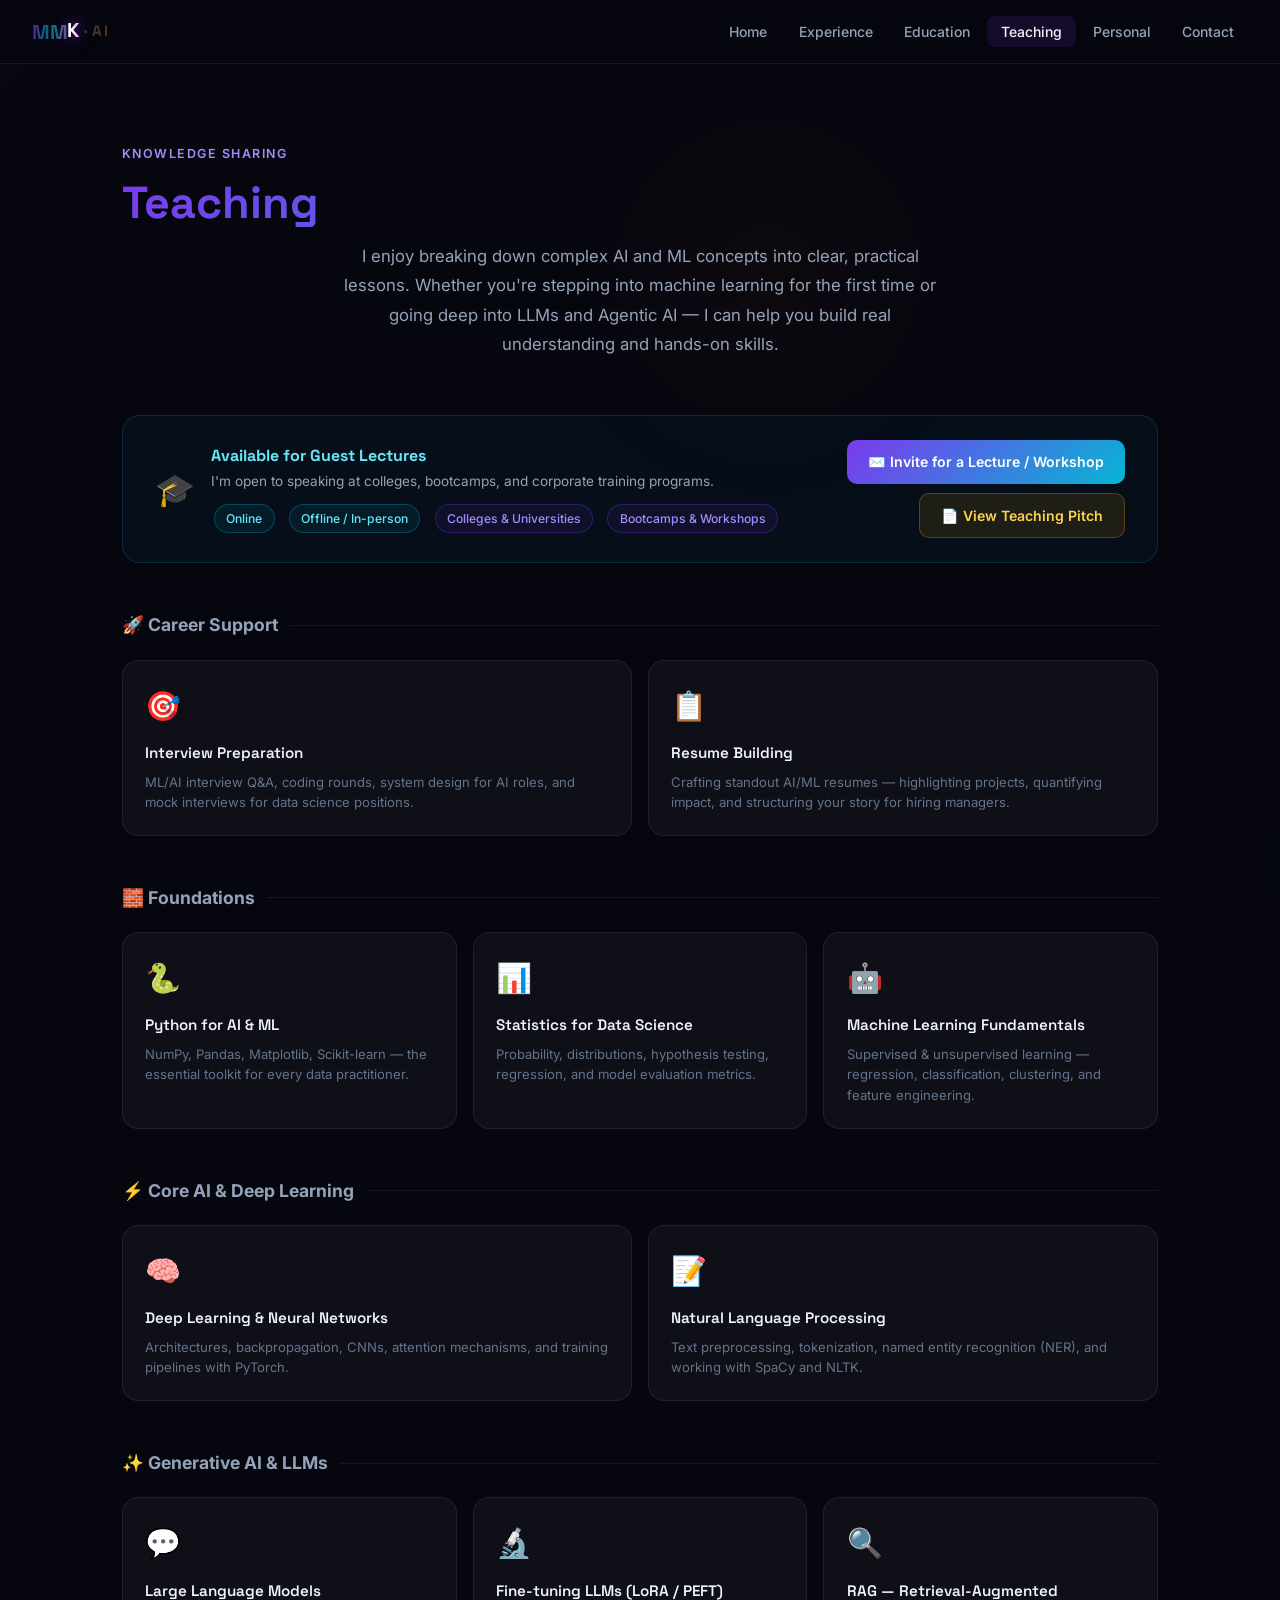
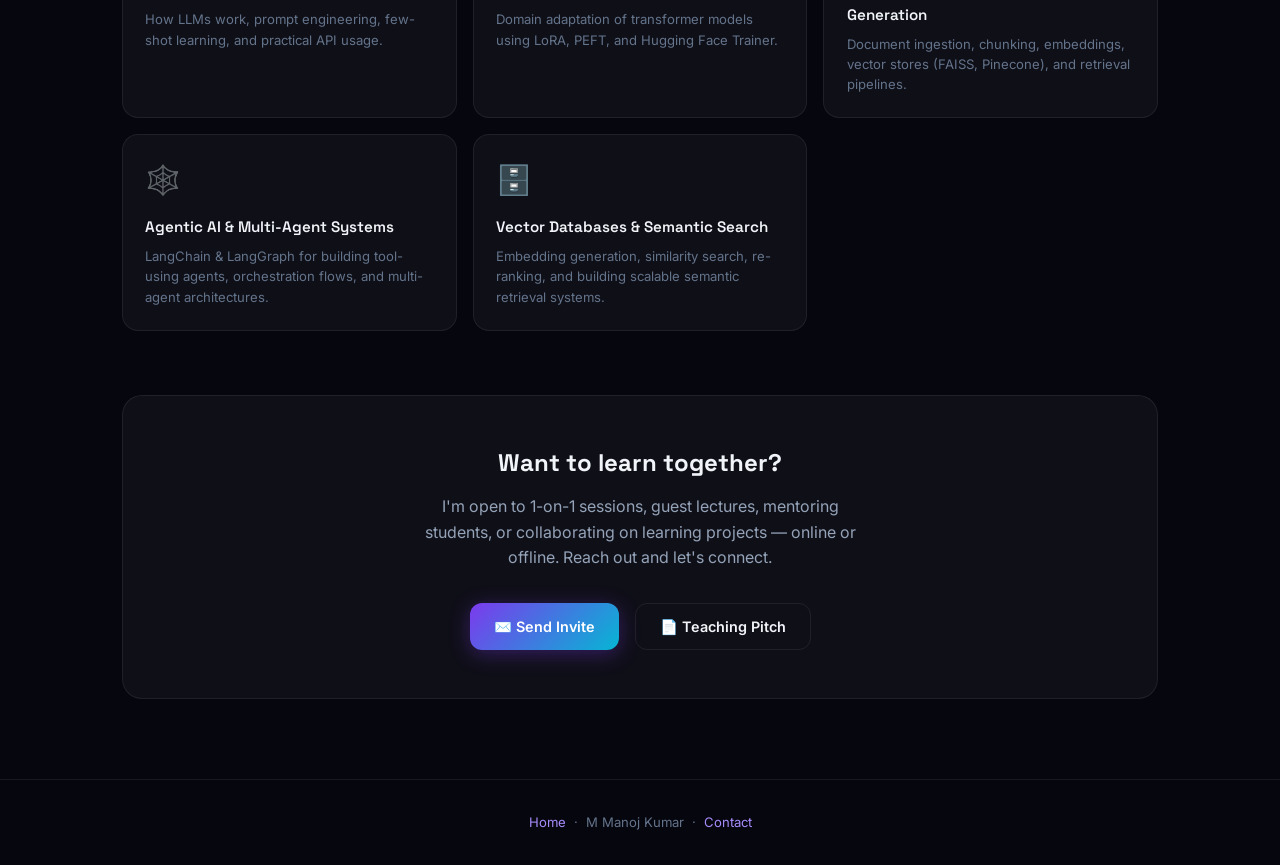
<file: teaching.html>
<!DOCTYPE html>
<html lang="en">
<head>
  <meta charset="UTF-8" />
  <meta name="viewport" content="width=device-width, initial-scale=1.0" />
  <title>Teaching — M Manoj Kumar</title>
  <link rel="preconnect" href="https://fonts.googleapis.com" />
  <link href="https://fonts.googleapis.com/css2?family=Space+Grotesk:wght@300;400;500;600;700&family=Inter:wght@300;400;500;600&display=swap" rel="stylesheet" />
  <link rel="stylesheet" href="style.css" />
</head>
<body>
  <div class="bg-mesh"></div>
  <nav id="main-nav"></nav>

  <div class="content-wrapper page">
    <div class="section">

      <span class="section-label reveal">Knowledge Sharing</span>
      <h1 class="section-title reveal">Teaching</h1>

      <div class="teaching-intro reveal">
        <p style="color:var(--text-secondary);font-size:1.05rem;line-height:1.75;">
          I enjoy breaking down complex AI and ML concepts into clear, practical lessons.
          Whether you're stepping into machine learning for the first time or going deep into
          LLMs and Agentic AI — I can help you build real understanding and hands-on skills.
        </p>
      </div>

      <!-- Guest Lecture Banner -->
      <div class="lecture-banner reveal">
        <div class="lecture-banner-left">
          <div class="lecture-emoji">🎓</div>
          <div>
            <div class="lecture-title">Available for Guest Lectures</div>
            <div class="lecture-subtitle">I'm open to speaking at colleges, bootcamps, and corporate training programs.</div>
            <div class="lecture-modes">
              <span class="tag cyan">Online</span>
              <span class="tag cyan">Offline / In-person</span>
              <span class="tag">Colleges &amp; Universities</span>
              <span class="tag">Bootcamps &amp; Workshops</span>
            </div>
          </div>
        </div>
        <div style="display:flex;flex-direction:column;gap:0.6rem;align-items:flex-end;">
          <a href="mailto:mmanojkumar.aiml@gmail.com?subject=Workshop%20%2F%20Guest%20Lecture%20Inquiry%20%E2%80%94%20%5BYour%20Institution%5D&body=Hi%20Manoj%2C%0A%0AI%27d%20like%20to%20invite%20you%20for%20a%20%5Bguest%20lecture%20%2F%20workshop%5D%20at%20%5BInstitution%20Name%5D.%0A%0ATopic%20of%20Interest%3A%20%0AAudience%20(UG%20%2F%20PG%20%2F%20Research)%3A%20%0AExpected%20Duration%3A%20%0AMode%20(Online%20%2F%20Offline)%3A%20%0APreferred%20Dates%3A%20%0A%0ALooking%20forward%20to%20your%20response.%0A%0ARegards%2C%0A%5BYour%20Name%5D%0A%5BInstitution%5D" class="pdf-btn" style="background:linear-gradient(135deg,#7c3aed,#06b6d4);color:#fff;border:none;">
            ✉️ Invite for a Lecture / Workshop
          </a>
          <a href="portfolio.html" class="pdf-btn">
            📄 View Teaching Pitch
          </a>
        </div>
      </div>

      <div class="topic-categories">

        <!-- Career — shown first -->
        <div class="reveal">
          <div class="topic-category-title">🚀 Career Support</div>
          <div class="topics-grid">

            <div class="topic-card">
              <div class="topic-icon">🎯</div>
              <div class="topic-title">Interview Preparation</div>
              <div class="topic-desc">ML/AI interview Q&amp;A, coding rounds, system design for AI roles, and mock interviews for data science positions.</div>
            </div>

            <div class="topic-card">
              <div class="topic-icon">📋</div>
              <div class="topic-title">Resume Building</div>
              <div class="topic-desc">Crafting standout AI/ML resumes — highlighting projects, quantifying impact, and structuring your story for hiring managers.</div>
            </div>

          </div>
        </div>

        <!-- Foundation -->
        <div class="reveal">
          <div class="topic-category-title">🧱 Foundations</div>
          <div class="topics-grid">

            <div class="topic-card">
              <div class="topic-icon">🐍</div>
              <div class="topic-title">Python for AI &amp; ML</div>
              <div class="topic-desc">NumPy, Pandas, Matplotlib, Scikit-learn — the essential toolkit for every data practitioner.</div>
            </div>

            <div class="topic-card">
              <div class="topic-icon">📊</div>
              <div class="topic-title">Statistics for Data Science</div>
              <div class="topic-desc">Probability, distributions, hypothesis testing, regression, and model evaluation metrics.</div>
            </div>

            <div class="topic-card">
              <div class="topic-icon">🤖</div>
              <div class="topic-title">Machine Learning Fundamentals</div>
              <div class="topic-desc">Supervised &amp; unsupervised learning — regression, classification, clustering, and feature engineering.</div>
            </div>

          </div>
        </div>

        <!-- Core AI -->
        <div class="reveal">
          <div class="topic-category-title">⚡ Core AI &amp; Deep Learning</div>
          <div class="topics-grid">

            <div class="topic-card">
              <div class="topic-icon">🧠</div>
              <div class="topic-title">Deep Learning &amp; Neural Networks</div>
              <div class="topic-desc">Architectures, backpropagation, CNNs, attention mechanisms, and training pipelines with PyTorch.</div>
            </div>

            <div class="topic-card">
              <div class="topic-icon">📝</div>
              <div class="topic-title">Natural Language Processing</div>
              <div class="topic-desc">Text preprocessing, tokenization, named entity recognition (NER), and working with SpaCy and NLTK.</div>
            </div>

          </div>
        </div>

        <!-- GenAI & LLMs -->
        <div class="reveal">
          <div class="topic-category-title">✨ Generative AI &amp; LLMs</div>
          <div class="topics-grid">

            <div class="topic-card">
              <div class="topic-icon">💬</div>
              <div class="topic-title">Large Language Models</div>
              <div class="topic-desc">How LLMs work, prompt engineering, few-shot learning, and practical API usage.</div>
            </div>

            <div class="topic-card">
              <div class="topic-icon">🔬</div>
              <div class="topic-title">Fine-tuning LLMs (LoRA / PEFT)</div>
              <div class="topic-desc">Domain adaptation of transformer models using LoRA, PEFT, and Hugging Face Trainer.</div>
            </div>

            <div class="topic-card">
              <div class="topic-icon">🔍</div>
              <div class="topic-title">RAG — Retrieval-Augmented Generation</div>
              <div class="topic-desc">Document ingestion, chunking, embeddings, vector stores (FAISS, Pinecone), and retrieval pipelines.</div>
            </div>

            <div class="topic-card">
              <div class="topic-icon">🕸️</div>
              <div class="topic-title">Agentic AI &amp; Multi-Agent Systems</div>
              <div class="topic-desc">LangChain &amp; LangGraph for building tool-using agents, orchestration flows, and multi-agent architectures.</div>
            </div>

            <div class="topic-card">
              <div class="topic-icon">🗄️</div>
              <div class="topic-title">Vector Databases &amp; Semantic Search</div>
              <div class="topic-desc">Embedding generation, similarity search, re-ranking, and building scalable semantic retrieval systems.</div>
            </div>

          </div>
        </div>

      </div><!-- /topic-categories -->

      <!-- CTA -->
      <div class="teaching-cta reveal">
        <h3>Want to learn together?</h3>
        <p>I'm open to 1-on-1 sessions, guest lectures, mentoring students, or collaborating on learning projects — online or offline. Reach out and let's connect.</p>
        <div style="display:flex;gap:1rem;justify-content:center;flex-wrap:wrap;margin-top:0.5rem;">
          <a href="mailto:mmanojkumar.aiml@gmail.com?subject=Workshop%20%2F%20Guest%20Lecture%20Inquiry%20%E2%80%94%20%5BYour%20Institution%5D&body=Hi%20Manoj%2C%0A%0AI%27d%20like%20to%20invite%20you%20for%20a%20%5Bguest%20lecture%20%2F%20workshop%5D%20at%20%5BInstitution%20Name%5D.%0A%0ATopic%20of%20Interest%3A%20%0AAudience%20(UG%20%2F%20PG%20%2F%20Research)%3A%20%0AExpected%20Duration%3A%20%0AMode%20(Online%20%2F%20Offline)%3A%20%0APreferred%20Dates%3A%20%0A%0ALooking%20forward%20to%20your%20response.%0A%0ARegards%2C%0A%5BYour%20Name%5D%0A%5BInstitution%5D" class="btn btn-primary">✉️ Send Invite</a>
          <a href="portfolio.html" class="btn btn-outline">📄 Teaching Pitch</a>
        </div>
      </div>

    </div>
  </div>

  <footer>
    <p>
      <a href="index.html">Home</a> &nbsp;·&nbsp;
      M Manoj Kumar &nbsp;·&nbsp;
      <a href="contact.html">Contact</a>
    </p>
  </footer>

  <script src="main.js"></script>
</body>
</html>
</file>
<file: style.css>
@import url('https://fonts.googleapis.com/css2?family=Space+Grotesk:wght@300;400;500;600;700&family=Inter:wght@300;400;500;600&display=swap');

*, *::before, *::after { box-sizing: border-box; margin: 0; padding: 0; }

:root {
  --bg: #06060f;
  --bg-card: rgba(255,255,255,0.04);
  --bg-card-hover: rgba(255,255,255,0.07);
  --border: rgba(255,255,255,0.07);
  --border-accent: rgba(124,58,237,0.45);
  --text: #f1f5f9;
  --text-secondary: #94a3b8;
  --text-muted: #64748b;
  --purple: #7c3aed;
  --purple-light: #a78bfa;
  --cyan: #06b6d4;
  --cyan-light: #67e8f9;
  --amber: #f59e0b;
  --green: #10b981;
  --grad: linear-gradient(135deg, #7c3aed, #06b6d4);
  --grad-warm: linear-gradient(135deg, #7c3aed, #f59e0b);
  --glow-purple: 0 0 35px rgba(124,58,237,0.25);
  --glow-cyan: 0 0 35px rgba(6,182,212,0.2);
}

html { scroll-behavior: smooth; }

body {
  font-family: 'Inter', sans-serif;
  background: var(--bg);
  color: var(--text);
  min-height: 100vh;
  overflow-x: hidden;
  line-height: 1.6;
}

/* ── NAV ─────────────────────────────────────────────────────── */
nav {
  position: fixed; top: 0; left: 0; right: 0; z-index: 200;
  padding: 0 2rem;
  height: 64px;
  display: flex; justify-content: space-between; align-items: center;
  background: rgba(6,6,15,0.75);
  backdrop-filter: blur(24px);
  border-bottom: 1px solid var(--border);
}

.nav-logo {
  font-family: 'Space Grotesk', sans-serif;
  font-weight: 700; font-size: 1.25rem;
  text-decoration: none; letter-spacing: -0.02em;
  display: inline-flex; align-items: center; gap: 0;
}

/* Each letter M M K — JS drives the glow animation */
.logo-char {
  display: inline-block;
  background: linear-gradient(90deg, #7c3aed, #06b6d4, #a78bfa, #7c3aed);
  background-size: 300% auto;
  -webkit-background-clip: text; -webkit-text-fill-color: transparent; background-clip: text;
}

.logo-char:nth-child(1) { background-position:  0% center; }
.logo-char:nth-child(2) { background-position: 50% center; }
.logo-char:nth-child(3) { background-position: 100% center; }

/* AI tag — JS drives the burst animation; bigger than before */
.logo-ai-tag {
  font-size: 0.95rem; font-weight: 700; letter-spacing: 0.08em;
  background: linear-gradient(135deg, #a78bfa, #f59e0b);
  -webkit-background-clip: text; -webkit-text-fill-color: transparent; background-clip: text;
  vertical-align: middle;
  display: inline-block;
}

.nav-links { display: flex; gap: 0.25rem; list-style: none; }

.nav-links a {
  color: var(--text-secondary);
  text-decoration: none; font-size: 0.875rem; font-weight: 500;
  padding: 0.45rem 0.85rem; border-radius: 8px;
  transition: color 0.2s, background 0.2s;
}

.nav-links a:hover { color: var(--text); background: rgba(255,255,255,0.06); }
.nav-links a.active { color: var(--text); background: rgba(124,58,237,0.12); }

.nav-toggle {
  display: none; flex-direction: column; gap: 5px; cursor: pointer; padding: 4px;
}
.nav-toggle span { width: 22px; height: 2px; background: var(--text-secondary); border-radius: 2px; transition: all 0.3s; }

/* ── LAYOUT ──────────────────────────────────────────────────── */
.page { padding-top: 64px; min-height: 100vh; }

.section {
  max-width: 1100px; margin: 0 auto;
  padding: 5rem 2rem;
}

.section-sm { padding: 3rem 2rem; }

.content-wrapper { position: relative; z-index: 1; }

/* ── BG EFFECTS ──────────────────────────────────────────────── */
.bg-mesh {
  position: fixed; top: 0; left: 0; width: 100%; height: 100%;
  pointer-events: none; z-index: 0; overflow: hidden;
}
.bg-mesh::before {
  content: '';
  position: absolute; top: -50%; left: -50%; width: 200%; height: 200%;
  background:
    radial-gradient(ellipse 700px 500px at 15% 20%, rgba(124,58,237,0.07) 0%, transparent 65%),
    radial-gradient(ellipse 500px 700px at 85% 75%, rgba(6,182,212,0.055) 0%, transparent 65%),
    radial-gradient(ellipse 400px 400px at 55% 40%, rgba(245,158,11,0.03) 0%, transparent 60%);
  animation: meshMove 25s ease-in-out infinite alternate;
}
@keyframes meshMove {
  from { transform: translate(0,0) rotate(0deg); }
  to   { transform: translate(40px,25px) rotate(6deg); }
}

#hero-canvas {
  position: fixed; top: 0; left: 0;
  pointer-events: none; z-index: 0;
}

/* ── TYPOGRAPHY ──────────────────────────────────────────────── */
h1, h2, h3, h4, h5 { font-family: 'Space Grotesk', sans-serif; }

.section-label {
  font-size: 0.78rem; font-weight: 600; letter-spacing: 0.12em;
  text-transform: uppercase; color: var(--purple-light);
  margin-bottom: 0.75rem; display: block;
}

.section-title {
  font-size: clamp(2rem, 5vw, 2.8rem); font-weight: 700;
  background: var(--grad);
  -webkit-background-clip: text; -webkit-text-fill-color: transparent; background-clip: text;
  margin-bottom: 0.75rem; line-height: 1.2;
}

.section-body {
  color: var(--text-secondary); font-size: 1.05rem;
  max-width: 560px; margin-bottom: 3rem;
}

.gradient-text {
  background: var(--grad);
  -webkit-background-clip: text; -webkit-text-fill-color: transparent; background-clip: text;
}

/* ── CARDS ───────────────────────────────────────────────────── */
.card {
  background: var(--bg-card);
  border: 1px solid var(--border);
  border-radius: 16px; padding: 1.5rem;
  backdrop-filter: blur(10px);
  transition: all 0.3s ease;
}
.card:hover {
  background: var(--bg-card-hover); border-color: var(--border-accent);
  transform: translateY(-4px); box-shadow: var(--glow-purple);
}

/* ── TAGS ────────────────────────────────────────────────────── */
.tag {
  display: inline-block;
  padding: 0.22rem 0.7rem; border-radius: 100px;
  font-size: 0.76rem; font-weight: 500; margin: 0.2rem;
  border: 1px solid rgba(124,58,237,0.3);
  color: var(--purple-light); background: rgba(124,58,237,0.08);
}
.tag.cyan { border-color: rgba(6,182,212,0.3); color: var(--cyan-light); background: rgba(6,182,212,0.08); }
.tag.amber { border-color: rgba(245,158,11,0.3); color: #fcd34d; background: rgba(245,158,11,0.08); }
.tag.green { border-color: rgba(16,185,129,0.3); color: #6ee7b7; background: rgba(16,185,129,0.08); }

/* ── BUTTONS ─────────────────────────────────────────────────── */
.btn {
  display: inline-flex; align-items: center; gap: 0.5rem;
  padding: 0.7rem 1.5rem; border-radius: 12px;
  font-weight: 600; font-size: 0.9rem;
  text-decoration: none; transition: all 0.3s; cursor: pointer; border: none;
  font-family: 'Inter', sans-serif;
}
.btn-primary {
  background: var(--grad); color: #fff;
  box-shadow: 0 4px 20px rgba(124,58,237,0.35);
}
.btn-primary:hover { transform: translateY(-2px); box-shadow: 0 8px 30px rgba(124,58,237,0.55); }
.btn-outline {
  background: transparent; color: var(--text);
  border: 1px solid var(--border);
}
.btn-outline:hover { border-color: var(--border-accent); background: var(--bg-card); transform: translateY(-2px); }

/* ── SCROLL REVEAL ───────────────────────────────────────────── */
.reveal { opacity: 0; transform: translateY(28px); transition: opacity 0.65s ease, transform 0.65s ease; }
.reveal.visible { opacity: 1; transform: translateY(0); }

/* ── FOOTER ──────────────────────────────────────────────────── */
footer {
  border-top: 1px solid var(--border);
  padding: 2rem;
  text-align: center;
  color: var(--text-muted); font-size: 0.82rem;
}
footer a { color: var(--purple-light); text-decoration: none; }
footer a:hover { text-decoration: underline; }

/* ═══════════════════════════════════════════════════════════════
   HOME PAGE
═══════════════════════════════════════════════════════════════ */
.hero {
  min-height: 100vh;
  display: flex; align-items: center; justify-content: center;
  padding: 6rem 2rem 4rem;
  text-align: center;
}
.hero-inner {
  max-width: 780px; width: 100%;
  position: relative; z-index: 1;
  overflow-wrap: break-word; word-break: break-word;
}

.hero-badge {
  display: inline-flex; align-items: center; gap: 0.6rem;
  padding: 0.4rem 1.1rem; border-radius: 100px;
  background: rgba(16,185,129,0.08);
  border: 1px solid rgba(16,185,129,0.25);
  color: #6ee7b7; font-size: 0.82rem; font-weight: 500;
  margin-bottom: 2.5rem;
  animation: fadeInDown 0.8s ease both;
}
.status-dot {
  width: 8px; height: 8px; border-radius: 50%;
  background: var(--green); animation: blink 2s infinite;
}
@keyframes blink {
  0%,100% { opacity:1; transform:scale(1); }
  50% { opacity:0.5; transform:scale(1.4); }
}

.hero-name {
  font-size: clamp(3.2rem, 9vw, 6.5rem); font-weight: 700; line-height: 1.05;
  margin-bottom: 0.75rem;
  animation: fadeInUp 0.8s 0.15s ease both;
}
.hero-title {
  font-size: clamp(1.1rem,3vw,1.5rem); font-weight: 400;
  color: var(--text-secondary); margin-bottom: 1.5rem;
  animation: fadeInUp 0.8s 0.3s ease both;
  min-height: 2em;
}
.typed-cursor { color: var(--purple); animation: blink 0.8s infinite; }

.hero-summary {
  font-size: 1.05rem; color: var(--text-secondary); line-height: 1.75;
  max-width: 580px; width: 100%; margin: 0 auto 2.5rem;
  animation: fadeInUp 0.8s 0.45s ease both;
  overflow-wrap: break-word;
}
.hero-actions {
  display: flex; gap: 1rem; justify-content: center; flex-wrap: wrap;
  animation: fadeInUp 0.8s 0.6s ease both; margin-bottom: 5rem;
}

/* Skills ticker */
.ticker-wrap {
  overflow: hidden; padding: 1.2rem 0;
  border-top: 1px solid var(--border);
  border-bottom: 1px solid var(--border);
  margin-bottom: 4rem;
  animation: fadeInUp 0.8s 0.8s ease both;
}
.ticker-track {
  display: flex; gap: 2.5rem; width: max-content;
  animation: ticker 35s linear infinite;
}
.ticker-track:hover { animation-play-state: paused; }
@keyframes ticker {
  from { transform: translateX(0); }
  to   { transform: translateX(-50%); }
}
.ticker-item {
  display: flex; align-items: center; gap: 0.6rem;
  color: var(--text-secondary); font-size: 0.875rem; white-space: nowrap;
}
.ticker-dot { width: 4px; height: 4px; border-radius: 50%; background: var(--purple); flex-shrink: 0; }

/* Page nav cards — 3+2 symmetrical */
.page-cards {
  display: flex; flex-wrap: wrap; justify-content: center;
  gap: 1rem;
  animation: fadeInUp 0.8s 1s ease both;
}
.page-card {
  background: var(--bg-card); border: 1px solid var(--border);
  border-radius: 16px; padding: 1.4rem;
  text-decoration: none; color: var(--text);
  transition: all 0.3s; display: flex; flex-direction: column; gap: 0.5rem;
  flex: 0 0 calc((100% - 2rem) / 3);
  min-width: 160px;
}
.page-card:hover {
  background: var(--bg-card-hover); border-color: var(--border-accent);
  transform: translateY(-5px); box-shadow: var(--glow-purple);
}
.pc-icon { font-size: 1.6rem; margin-bottom: 0.25rem; }
.pc-title { font-family: 'Space Grotesk',sans-serif; font-weight: 600; font-size: 1rem; }
.pc-desc { font-size: 0.8rem; color: var(--text-muted); }

.scroll-hint {
  display: flex; flex-direction: column; align-items: center; gap: 0.5rem;
  color: var(--text-muted); font-size: 0.78rem; margin-top: 3rem;
  animation: fadeInUp 0.8s 1.2s ease both;
}
.scroll-line {
  width: 1px; height: 36px;
  background: linear-gradient(to bottom, rgba(124,58,237,0.5), transparent);
  animation: scrollPulse 2s ease-in-out infinite;
}
@keyframes scrollPulse { 0%,100%{opacity:0.3} 50%{opacity:1} }

/* ═══════════════════════════════════════════════════════════════
   EXPERIENCE PAGE
═══════════════════════════════════════════════════════════════ */
.timeline { position: relative; padding-left: 1.5rem; }
.timeline::before {
  content: ''; position: absolute; left: 0; top: 8px; bottom: 0;
  width: 2px;
  background: linear-gradient(to bottom, var(--purple), var(--cyan), rgba(6,182,212,0.1));
  border-radius: 2px;
}
.tl-item { position: relative; margin-bottom: 3rem; }
.tl-dot {
  position: absolute; left: -2rem; top: 1.6rem;
  width: 12px; height: 12px; border-radius: 50%;
  background: var(--grad); box-shadow: 0 0 14px rgba(124,58,237,0.6);
}

.company-card {
  background: var(--bg-card); border: 1px solid var(--border);
  border-radius: 18px; padding: 1.75rem 2rem;
  backdrop-filter: blur(10px); transition: all 0.3s;
}
.company-card:hover { border-color: var(--border-accent); box-shadow: var(--glow-purple); }

.company-header {
  display: flex; align-items: flex-start; gap: 1rem;
  justify-content: space-between; margin-bottom: 1.25rem; flex-wrap: wrap;
}
.company-left { display: flex; align-items: center; gap: 1rem; }
.company-logo {
  width: 48px; height: 48px; border-radius: 12px;
  overflow: hidden; flex-shrink: 0;
  background: rgba(255,255,255,0.06); border: 1px solid var(--border);
  display: flex; align-items: center; justify-content: center;
}
.company-logo img { width: 32px; height: 32px; object-fit: contain; border-radius: 6px; }
.company-logo-text {
  font-family: 'Space Grotesk',sans-serif; font-weight: 700; font-size: 0.9rem;
  color: var(--text);
}
.company-name {
  font-family: 'Space Grotesk',sans-serif; font-size: 1.25rem; font-weight: 700;
  color: var(--text); text-decoration: none; transition: color 0.2s;
}
.company-name:hover { color: var(--purple-light); }
.company-role { font-size: 0.92rem; color: var(--text-secondary); margin-top: 0.15rem; }
.company-meta { text-align: right; }
.company-duration {
  font-size: 0.82rem; color: var(--purple-light);
  font-weight: 600; display: flex; align-items: center; gap: 0.4rem; justify-content: flex-end;
}
.company-location { font-size: 0.8rem; color: var(--text-muted); margin-top: 0.2rem; }

.project-group { margin-top: 1.25rem; padding-top: 1.25rem; border-top: 1px solid var(--border); }
.project-group + .project-group { margin-top: 1rem; padding-top: 1rem; }
.project-name {
  font-family: 'Space Grotesk',sans-serif; font-size: 0.95rem; font-weight: 600;
  color: var(--cyan-light); margin-bottom: 0.7rem;
  display: flex; align-items: center; gap: 0.5rem;
}
.project-name::before { content: ''; width: 18px; height: 1.5px; background: var(--cyan); border-radius: 1px; }

.bullets { list-style: none; display: flex; flex-direction: column; gap: 0.45rem; }
.bullets li {
  color: var(--text-secondary); font-size: 0.875rem; line-height: 1.65;
  padding-left: 1.25rem; position: relative;
}
.bullets li::before { content: '▸'; position: absolute; left: 0; color: var(--purple); }

/* ═══════════════════════════════════════════════════════════════
   EDUCATION PAGE
═══════════════════════════════════════════════════════════════ */
.edu-grid {
  display: grid; grid-template-columns: repeat(auto-fit, minmax(300px, 1fr));
  gap: 1.5rem; margin-bottom: 4rem;
}
.edu-card {
  background: var(--bg-card); border: 1px solid var(--border);
  border-radius: 18px; padding: 2rem; transition: all 0.3s; position: relative; overflow: hidden;
}
.edu-card::before {
  content: ''; position: absolute; top: 0; left: 0; right: 0; height: 3px;
  background: var(--grad);
}
.edu-card:hover { border-color: var(--border-accent); transform: translateY(-4px); box-shadow: var(--glow-purple); }

.edu-degree { font-size: 1.15rem; font-weight: 700; margin-bottom: 0.4rem; }
.edu-school { color: var(--cyan); font-weight: 500; font-size: 0.95rem; margin-bottom: 1.25rem; }
.edu-badges { display: flex; gap: 0.6rem; flex-wrap: wrap; }
.edu-badge {
  padding: 0.3rem 0.85rem; border-radius: 8px; font-size: 0.8rem; font-weight: 600;
}
.badge-year  { background: rgba(124,58,237,0.1); border: 1px solid rgba(124,58,237,0.2); color: var(--purple-light); }
.badge-gpa   { background: rgba(16,185,129,0.1);  border: 1px solid rgba(16,185,129,0.2);  color: #6ee7b7; }
.badge-board { background: rgba(6,182,212,0.1);   border: 1px solid rgba(6,182,212,0.2);   color: var(--cyan-light); }

.pub-list { display: flex; flex-direction: column; gap: 1rem; margin-bottom: 4rem; }
.pub-card {
  background: var(--bg-card); border: 1px solid var(--border);
  border-left: 3px solid var(--purple);
  border-radius: 0 14px 14px 0; padding: 1.25rem 1.5rem; transition: all 0.3s;
}
.pub-card:hover { border-left-color: var(--cyan); background: var(--bg-card-hover); }
.pub-title {
  font-family: 'Space Grotesk',sans-serif; font-size: 0.92rem; font-weight: 600;
  color: var(--text); margin-bottom: 0.35rem; font-style: italic;
}
.pub-venue { font-size: 0.8rem; color: var(--cyan-light); }

.ach-grid { display: grid; grid-template-columns: repeat(auto-fit, minmax(280px,1fr)); gap: 1rem; }
.ach-card {
  background: var(--bg-card); border: 1px solid var(--border);
  border-radius: 14px; padding: 1.25rem 1.5rem;
  display: flex; align-items: center; gap: 1rem; transition: all 0.3s;
}
.ach-card:hover { border-color: rgba(245,158,11,0.35); box-shadow: 0 0 25px rgba(245,158,11,0.12); }
.ach-icon { font-size: 1.8rem; flex-shrink: 0; }
.ach-name { font-family: 'Space Grotesk',sans-serif; font-size: 0.92rem; color: #fcd34d; font-weight: 600; }
.ach-detail { font-size: 0.8rem; color: var(--text-muted); margin-top: 0.2rem; }

/* Skills section */
.skills-groups { display: grid; grid-template-columns: repeat(auto-fit, minmax(280px,1fr)); gap: 1.5rem; }
.skill-group {
  background: var(--bg-card); border: 1px solid var(--border);
  border-radius: 16px; padding: 1.5rem; transition: all 0.3s;
}
.skill-group:hover { border-color: var(--border-accent); }
.skill-group-title { font-size: 0.82rem; font-weight: 600; color: var(--purple-light); text-transform: uppercase; letter-spacing: 0.08em; margin-bottom: 1rem; }
.skill-tags { display: flex; flex-wrap: wrap; }

/* ═══════════════════════════════════════════════════════════════
   TEACHING PAGE
═══════════════════════════════════════════════════════════════ */
.teaching-intro { text-align: center; max-width: 600px; margin: 0 auto 3.5rem; }

.topic-categories { display: flex; flex-direction: column; gap: 3rem; }
.topic-category-title {
  font-size: 1.1rem; font-weight: 700; color: var(--text-secondary);
  margin-bottom: 1.25rem; display: flex; align-items: center; gap: 0.75rem;
}
.topic-category-title::after { content: ''; flex: 1; height: 1px; background: var(--border); }

.topics-grid { display: grid; grid-template-columns: repeat(auto-fit, minmax(260px,1fr)); gap: 1rem; }
.topic-card {
  background: var(--bg-card); border: 1px solid var(--border);
  border-radius: 16px; padding: 1.4rem; transition: all 0.3s;
}
.topic-card:hover { border-color: var(--border-accent); transform: translateY(-4px); box-shadow: var(--glow-purple); }
.topic-icon { font-size: 1.8rem; margin-bottom: 0.75rem; }
.topic-title { font-family: 'Space Grotesk',sans-serif; font-size: 0.95rem; font-weight: 600; margin-bottom: 0.4rem; }
.topic-desc { font-size: 0.82rem; color: var(--text-muted); line-height: 1.55; }

.teaching-cta {
  margin-top: 4rem; text-align: center;
  padding: 3rem 2rem; background: var(--bg-card); border: 1px solid var(--border);
  border-radius: 20px; transition: all 0.3s;
}
.teaching-cta:hover { border-color: var(--border-accent); box-shadow: var(--glow-purple); }
.teaching-cta h3 { font-size: 1.5rem; margin-bottom: 0.75rem; }
.teaching-cta p { color: var(--text-secondary); max-width: 450px; margin: 0 auto 2rem; }

/* ═══════════════════════════════════════════════════════════════
   PERSONAL PAGE
═══════════════════════════════════════════════════════════════ */
.personal-sections { display: flex; flex-direction: column; gap: 4rem; }

.hobby-card {
  background: var(--bg-card); border: 1px solid var(--border);
  border-radius: 22px; padding: 2.5rem; transition: all 0.3s;
}
.hobby-card:hover { border-color: var(--border-accent); box-shadow: var(--glow-purple); }
.hobby-header { display: flex; align-items: center; gap: 1rem; margin-bottom: 1.25rem; }
.hobby-emoji { font-size: 2.5rem; }
.hobby-title { font-size: 1.8rem; font-weight: 700; }

.running-body { color: var(--text-secondary); line-height: 1.75; margin-bottom: 1.5rem; }

.stats-row {
  display: grid; grid-template-columns: repeat(auto-fit, minmax(120px,1fr));
  gap: 1rem; margin: 1.5rem 0;
}
.stat-box {
  text-align: center; padding: 1.1rem;
  background: rgba(255,255,255,0.03); border-radius: 14px; border: 1px solid var(--border);
}
.stat-val {
  font-family: 'Space Grotesk',sans-serif; font-size: 1.6rem; font-weight: 700;
  background: var(--grad);
  -webkit-background-clip: text; -webkit-text-fill-color: transparent; background-clip: text;
}
.stat-lbl { font-size: 0.72rem; color: var(--text-muted); margin-top: 0.2rem; }

.poems-intro { color: var(--text-secondary); line-height: 1.75; margin-bottom: 1.75rem; }
.poem-card {
  background: rgba(124,58,237,0.05); border: 1px solid rgba(124,58,237,0.18);
  border-radius: 16px; padding: 2rem 2.25rem;
}
.poem-label {
  font-size: 0.75rem; font-weight: 700; letter-spacing: 0.12em; text-transform: uppercase;
  color: var(--purple-light); margin-bottom: 1rem;
}
.poem-text {
  font-family: 'Georgia',serif; font-style: italic;
  font-size: 0.97rem; line-height: 2; color: var(--text-secondary);
  white-space: pre-line;
}
.poem-footer { margin-top: 1.25rem; font-size: 0.8rem; color: var(--text-muted); font-style: normal; }

/* ═══════════════════════════════════════════════════════════════
   CONTACT PAGE
═══════════════════════════════════════════════════════════════ */
.contact-layout {
  display: grid; grid-template-columns: 1fr 1.1fr; gap: 4rem; align-items: start;
}
.contact-tagline { font-size: 1.6rem; font-weight: 700; line-height: 1.3; margin-bottom: 1rem; }
.contact-intro { color: var(--text-secondary); line-height: 1.75; margin-bottom: 2rem; }

.contact-methods { display: flex; flex-direction: column; gap: 0.9rem; }
.contact-link {
  display: flex; align-items: center; gap: 1rem;
  padding: 1.1rem 1.4rem; background: var(--bg-card); border: 1px solid var(--border);
  border-radius: 14px; text-decoration: none; color: var(--text); transition: all 0.3s;
}
.contact-link:hover { border-color: var(--border-accent); background: var(--bg-card-hover); transform: translateX(6px); }
.contact-link-icon {
  width: 42px; height: 42px; border-radius: 11px;
  display: flex; align-items: center; justify-content: center;
  font-size: 1.15rem; flex-shrink: 0;
}
.contact-link-icon.purple { background: rgba(124,58,237,0.15); }
.contact-link-icon.blue   { background: rgba(6,182,212,0.12); }
.contact-link-icon.green  { background: rgba(16,185,129,0.12); }

.contact-link-label { font-size: 0.77rem; color: var(--text-muted); }
.contact-link-value { font-weight: 500; font-size: 0.9rem; }

.availability-card {
  background: var(--bg-card); border: 1px solid var(--border);
  border-radius: 20px; padding: 2.5rem;
}
.avail-status {
  display: inline-flex; align-items: center; gap: 0.5rem;
  font-size: 0.82rem; font-weight: 600; color: var(--green);
  background: rgba(16,185,129,0.08); border: 1px solid rgba(16,185,129,0.2);
  padding: 0.35rem 0.9rem; border-radius: 100px; margin-bottom: 1.5rem;
}
.avail-title { font-size: 1.15rem; font-weight: 700; margin-bottom: 0.75rem; }
.avail-body { color: var(--text-secondary); font-size: 0.9rem; line-height: 1.7; margin-bottom: 1.75rem; }
.avail-tags { display: flex; flex-wrap: wrap; gap: 0.4rem; margin-bottom: 2rem; }
.avail-divider { height: 1px; background: var(--border); margin: 1.5rem 0; }
.social-row { display: flex; gap: 0.75rem; flex-wrap: wrap; }
.social-btn {
  display: flex; align-items: center; gap: 0.5rem;
  padding: 0.6rem 1rem; border-radius: 10px;
  background: rgba(255,255,255,0.04); border: 1px solid var(--border);
  text-decoration: none; color: var(--text-secondary); font-size: 0.85rem; font-weight: 500;
  transition: all 0.3s;
}
.social-btn:hover { border-color: var(--border-accent); color: var(--text); background: var(--bg-card-hover); }

/* ── GAMES ───────────────────────────────────────────────────── */
.games-row { display: flex; gap: 0.85rem; flex-wrap: wrap; margin-top: 1.5rem; }
.game-item {
  display: flex; align-items: center; gap: 0.65rem;
  padding: 0.75rem 1.25rem; border-radius: 12px;
  background: rgba(255,255,255,0.03); border: 1px solid var(--border);
  font-size: 0.92rem; font-weight: 500; transition: all 0.3s;
}
.game-item:hover { border-color: var(--border-accent); transform: translateY(-3px); box-shadow: var(--glow-purple); }
.game-emoji { font-size: 1.4rem; }

/* ── LECTURE BANNER ──────────────────────────────────────────── */
.lecture-banner {
  background: rgba(6,182,212,0.05); border: 1px solid rgba(6,182,212,0.2);
  border-radius: 18px; padding: 1.5rem 2rem;
  display: flex; align-items: center; justify-content: space-between;
  flex-wrap: wrap; gap: 1rem; margin-bottom: 3rem;
}
.lecture-banner-left { display: flex; align-items: center; gap: 1rem; }
.lecture-emoji { font-size: 2rem; flex-shrink: 0; }
.lecture-title { font-family: 'Space Grotesk',sans-serif; font-weight: 700; color: var(--cyan-light); font-size: 1rem; }
.lecture-subtitle { font-size: 0.85rem; color: var(--text-secondary); margin-top: 0.2rem; }
.lecture-modes { display: flex; gap: 0.5rem; flex-wrap: wrap; margin-top: 0.5rem; }

/* ── PDF CTA ─────────────────────────────────────────────────── */
.pdf-btn {
  display: inline-flex; align-items: center; gap: 0.5rem;
  padding: 0.65rem 1.3rem; border-radius: 10px;
  background: rgba(245,158,11,0.1); border: 1px solid rgba(245,158,11,0.3);
  color: #fcd34d; font-weight: 600; font-size: 0.88rem;
  text-decoration: none; transition: all 0.3s; white-space: nowrap;
}
.pdf-btn:hover { background: rgba(245,158,11,0.18); transform: translateY(-2px); }

/* ═══════════════════════════════════════════════════════════════
   ANIMATIONS
═══════════════════════════════════════════════════════════════ */
@keyframes fadeInDown {
  from { opacity:0; transform:translateY(-16px); }
  to   { opacity:1; transform:translateY(0); }
}
@keyframes fadeInUp {
  from { opacity:0; transform:translateY(24px); }
  to   { opacity:1; transform:translateY(0); }
}

/* ═══════════════════════════════════════════════════════════════
   RESPONSIVE
═══════════════════════════════════════════════════════════════ */
@media (max-width: 900px) {
  .contact-layout { grid-template-columns: 1fr; gap: 2.5rem; }
}

@media (max-width: 768px) {
  .nav-links {
    display: none; position: absolute; top: 100%; left: 0; right: 0;
    flex-direction: column; background: rgba(6,6,15,0.97);
    padding: 1.5rem 2rem; border-bottom: 1px solid var(--border);
    gap: 0.5rem;
  }
  .nav-links.open { display: flex; }
  .nav-links a { padding: 0.6rem 0.75rem; }
  .nav-toggle { display: flex; }

  .company-header { flex-direction: column; }
  .company-meta { text-align: left; }
  .company-duration { justify-content: flex-start; }

  .section { padding: 3.5rem 1.25rem; }
  .hero { padding: 5rem 1.25rem 3rem; }

  .page-card { flex: 0 0 calc(50% - 0.5rem); }
  .lecture-banner { flex-direction: column; align-items: flex-start; }
}

@media (max-width: 480px) {
  .hero-name    { font-size: clamp(1.85rem, 11vw, 2.8rem); }
  .section-title{ font-size: 1.9rem; }
  .hobby-title  { font-size: 1.4rem; }
  .page-card    { flex: 0 0 100%; }
  .hero         { padding: 4.5rem 1rem 2.5rem; }
  .hero-summary { font-size: 0.95rem; }
  .hero-actions { gap: 0.65rem; }
  .btn          { padding: 0.6rem 1.1rem; font-size: 0.85rem; }
}
</file>
